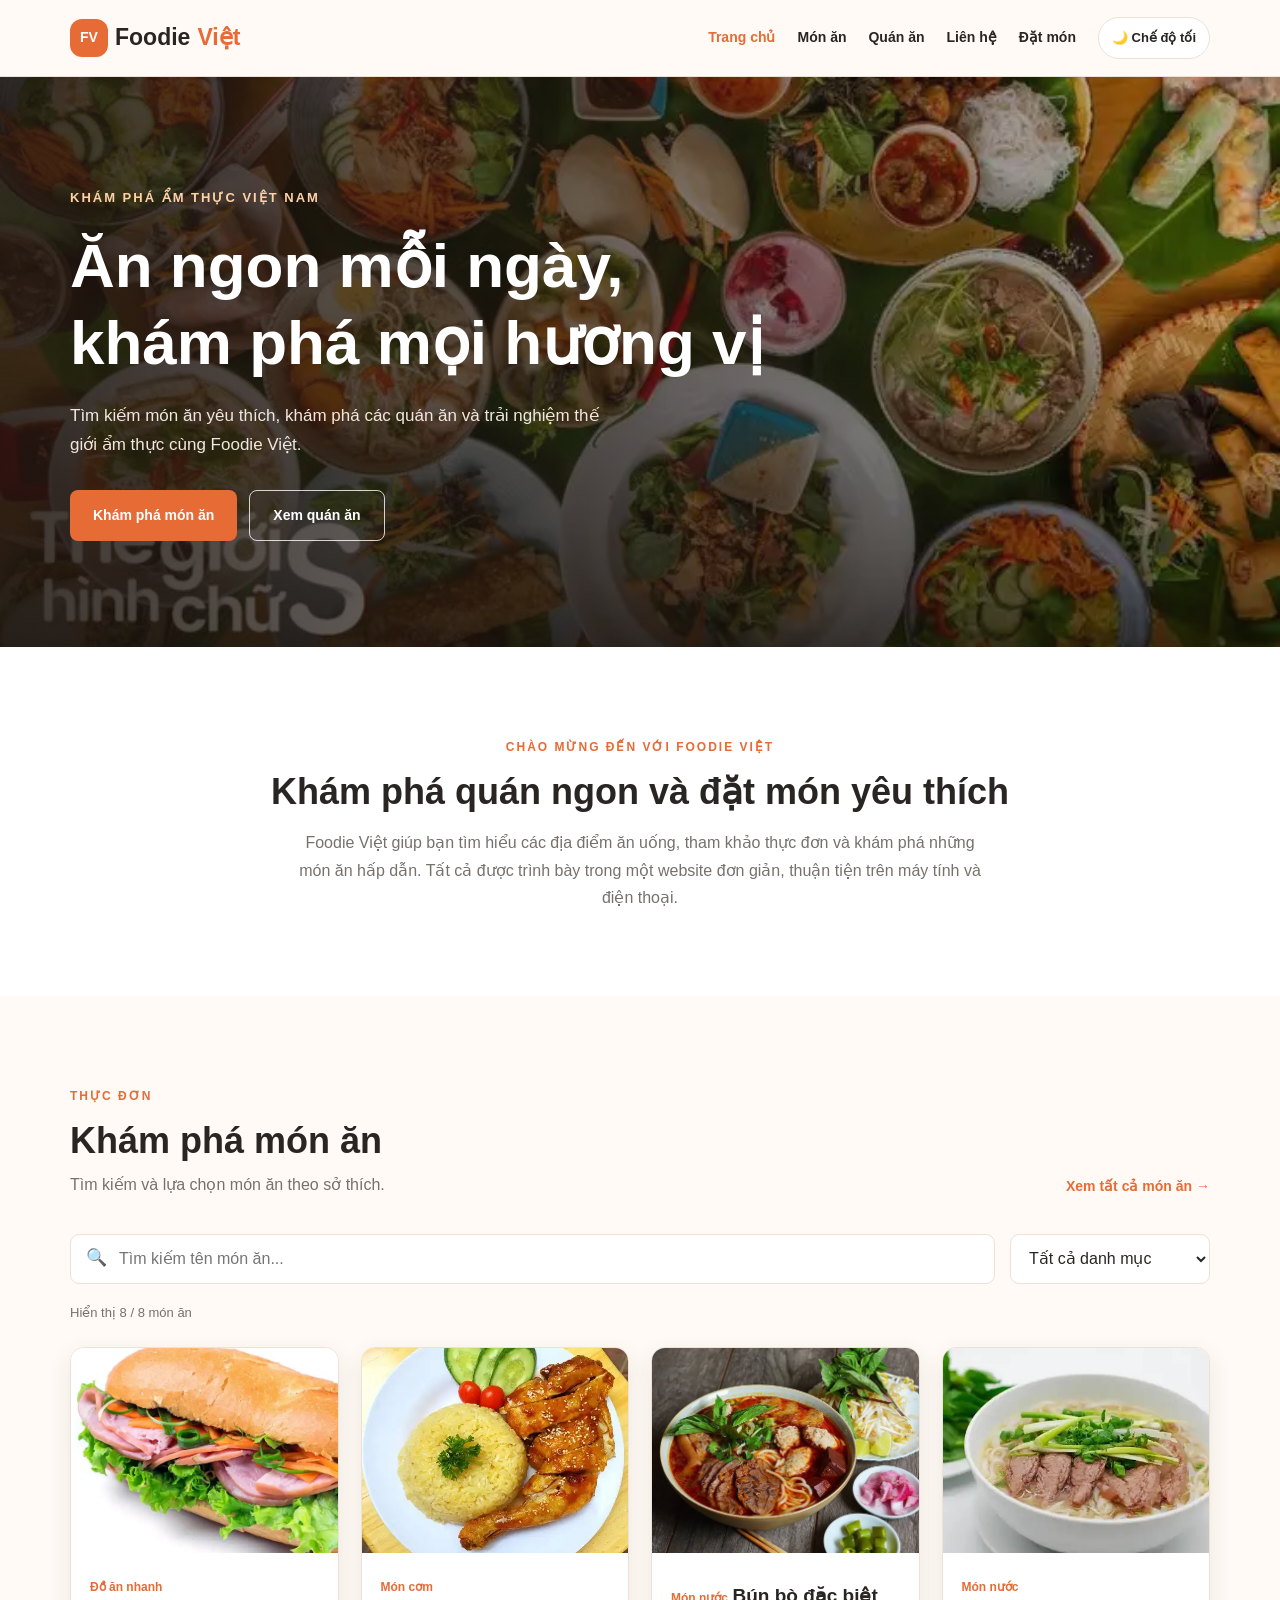
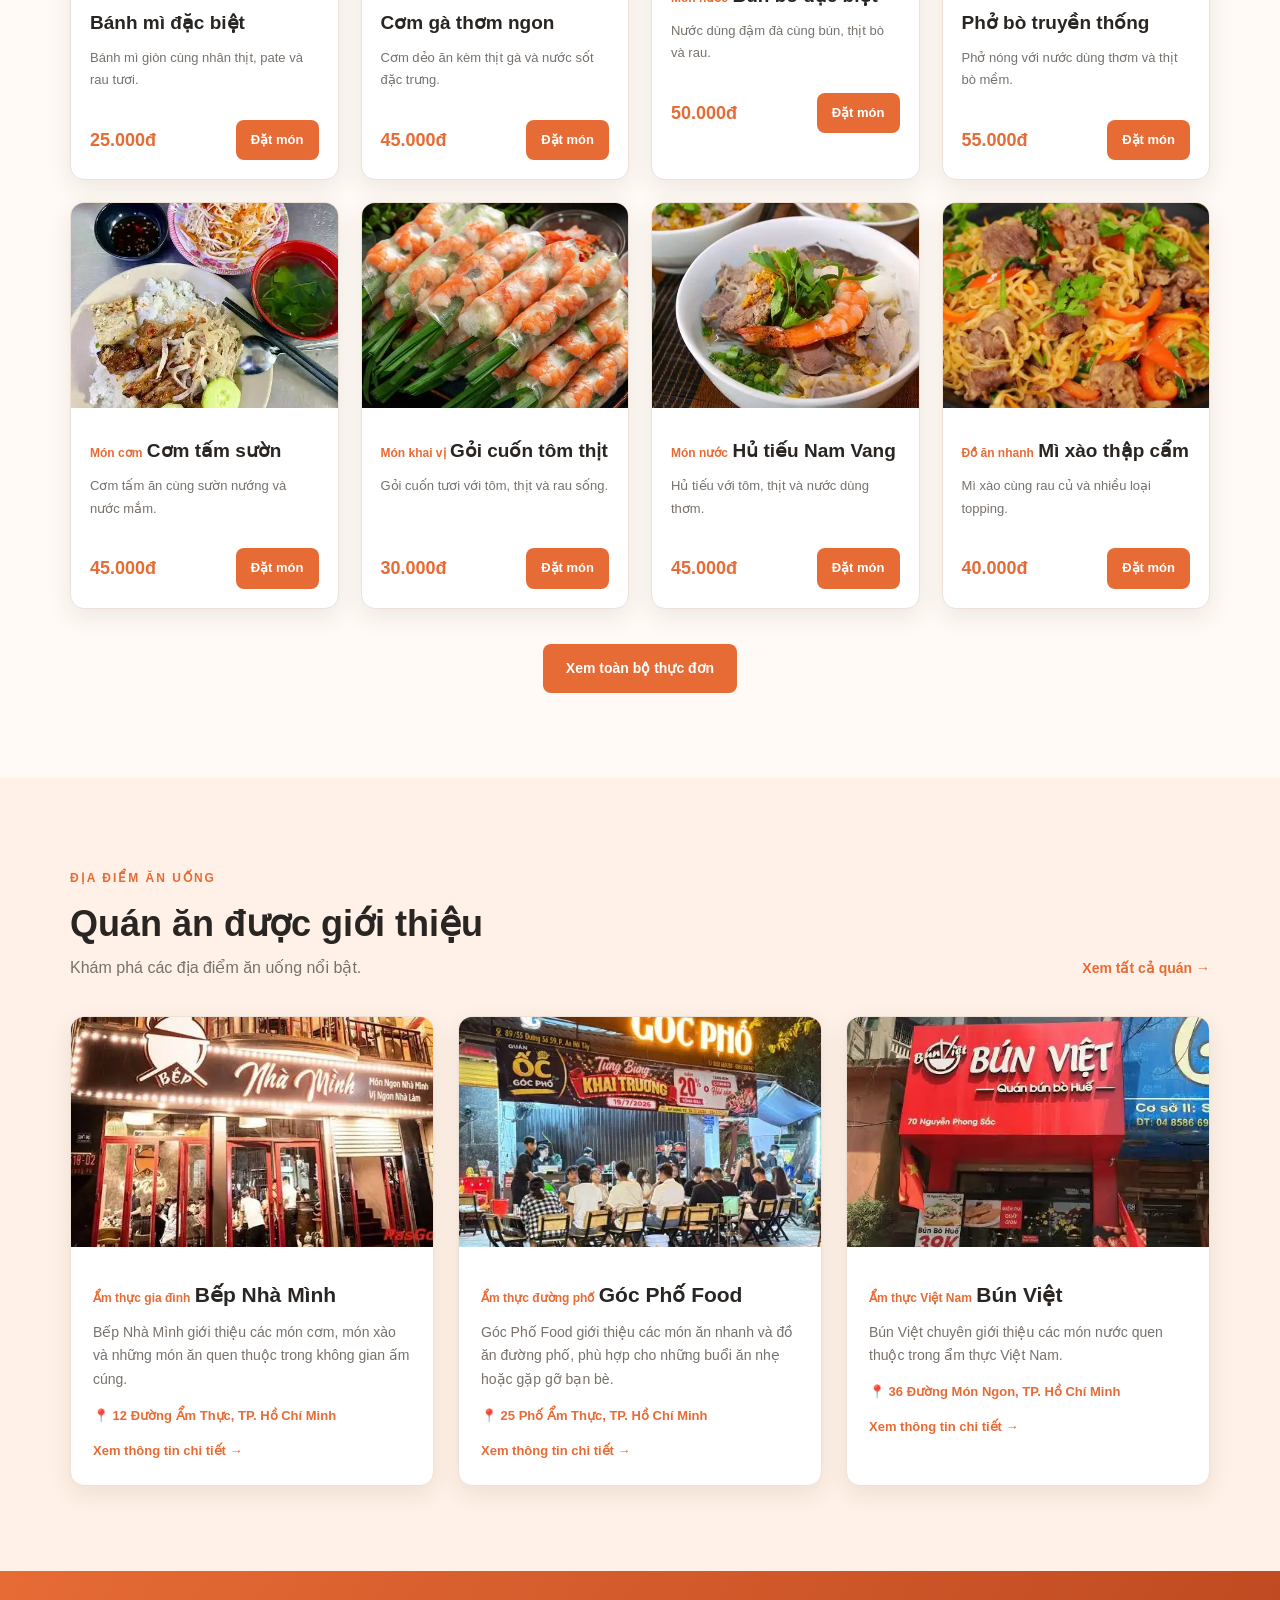
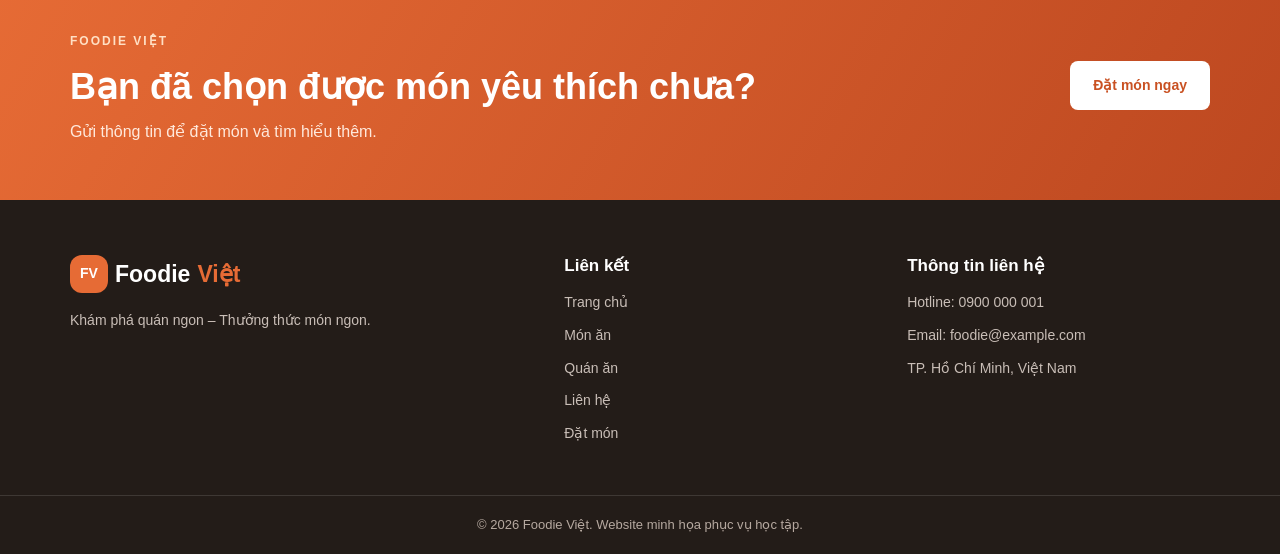
<file: index.html>
<!DOCTYPE html>
<html lang="vi">

<head>
    <meta charset="UTF-8">
    <meta name="viewport" content="width=device-width, initial-scale=1.0">

    <title>Foodie Việt | Khám phá quán ăn và món ngon</title>

    <meta name="description"
          content="Foodie Việt - Khám phá các quán ăn, tìm kiếm món ngon, xem thực đơn và gửi yêu cầu đặt món dễ dàng.">

    <meta name="keywords"
          content="Foodie Việt, quán ăn, món ngon, ẩm thực Việt Nam, đặt món">

    <meta name="author" content="Foodie Việt">

    <meta name="robots" content="index, follow">

    <meta name="theme-color" content="#e66b35">

    <!-- FAVICON -->
    <link rel="icon"
          type="image/svg+xml"
          href="assets/img/favicon.svg">

    <!-- OPEN GRAPH -->
    <meta property="og:type" content="website">

    <meta property="og:title"
          content="Foodie Việt | Khám phá quán ăn và món ngon">

    <meta property="og:description"
          content="Khám phá các quán ăn, thực đơn và món ngon tại Foodie Việt.">

    <meta property="og:image"
          content="https://YOUR-USERNAME.github.io/RWD_Lab5_MiniSite/assets/img/optimized/1.webp">

    <meta property="og:image:alt"
          content="Ẩm thực Foodie Việt">

    <meta property="og:url"
          content="https://YOUR-USERNAME.github.io/RWD_Lab5_MiniSite/">

    <!-- TWITTER CARD -->
    <meta name="twitter:card" content="summary_large_image">

    <link rel="stylesheet" href="assets/css/styles.css">

    <script src="assets/js/app.js" defer></script>
</head>

<body>

<header class="header">
    <div class="container navbar">
        <a href="index.html" class="logo">
            <span class="logo-icon">FV</span>
            Foodie <span>Việt</span>
        </a>

        <button class="menu-toggle" id="menuToggle"
                aria-label="Mở menu" aria-expanded="false">☰</button>

        <nav class="nav-links" id="navLinks">
            <a href="index.html" class="active">Trang chủ</a>
            <a href="pages/products.html">Món ăn</a>
            <a href="pages/about.html">Quán ăn</a>
            <a href="pages/contact.html">Liên hệ</a>
            <a href="pages/order.html">Đặt món</a>
            <button class="theme-toggle" id="themeToggle">🌙 Chế độ tối</button>
        </nav>
    </div>
</header>

<main>

    <section class="hero">
        <picture class="hero-picture">
            <source srcset="assets/img/optimized/1.webp" type="image/webp">
            <img src="assets/img/original/1.jpg"
                 alt="Ẩm thực Foodie Việt" class="hero-image">
        </picture>

        <div class="hero-overlay"></div>

        <div class="container hero-content">
            <span class="hero-label">KHÁM PHÁ ẨM THỰC VIỆT NAM</span>
            <h1>Ăn ngon mỗi ngày,<br>khám phá mọi hương vị</h1>
            <p>
                Tìm kiếm món ăn yêu thích, khám phá các quán ăn
                và trải nghiệm thế giới ẩm thực cùng Foodie Việt.
            </p>

            <div class="hero-buttons">
                <a href="#mon-an" class="btn btn-primary">Khám phá món ăn</a>
                <a href="pages/about.html" class="btn btn-outline">Xem quán ăn</a>
            </div>
        </div>
    </section>

    <section class="section intro">
        <div class="container intro-content">
            <span class="section-label">CHÀO MỪNG ĐẾN VỚI FOODIE VIỆT</span>
            <h2>Khám phá quán ngon và đặt món yêu thích</h2>
            <p>
                Foodie Việt giúp bạn tìm hiểu các địa điểm ăn uống,
                tham khảo thực đơn và khám phá những món ăn hấp dẫn.
                Tất cả được trình bày trong một website đơn giản,
                thuận tiện trên máy tính và điện thoại.
            </p>
        </div>
    </section>

    <!-- TÌM KIẾM VÀ LỌC SẢN PHẨM -->
    <section class="section products-section" id="mon-an">
        <div class="container">

            <div class="section-heading">
                <div>
                    <span class="section-label">THỰC ĐƠN</span>
                    <h2>Khám phá món ăn</h2>
                    <p>Tìm kiếm và lựa chọn món ăn theo sở thích.</p>
                </div>

                <a href="pages/products.html" class="text-link">
                    Xem tất cả món ăn →
                </a>
            </div>

            <div class="filter-bar">
                <div class="search-box">
                    <span>🔍</span>
                    <input type="search" id="productSearch"
                           placeholder="Tìm kiếm tên món ăn...">
                </div>

                <select id="categoryFilter" aria-label="Lọc danh mục">
                    <option value="all">Tất cả danh mục</option>
                    <option value="do-an-nhanh">Đồ ăn nhanh</option>
                    <option value="mon-com">Món cơm</option>
                    <option value="mon-nuoc">Món nước</option>
                    <option value="mon-khai-vi">Món khai vị</option>
                </select>
            </div>

            <p class="result-count" id="productCount" aria-live="polite"></p>

            <!-- JAVASCRIPT RENDER SẢN PHẨM -->
            <div class="product-grid" id="productGrid"></div>

            <div class="view-all">
                <a href="pages/products.html" class="btn btn-primary">
                    Xem toàn bộ thực đơn
                </a>
            </div>

        </div>
    </section>

    <!-- QUÁN ĂN -->
    <section class="section restaurants-section">
        <div class="container">

            <div class="section-heading">
                <div>
                    <span class="section-label">ĐỊA ĐIỂM ĂN UỐNG</span>
                    <h2>Quán ăn được giới thiệu</h2>
                    <p>Khám phá các địa điểm ăn uống nổi bật.</p>
                </div>

                <a href="pages/about.html" class="text-link">
                    Xem tất cả quán →
                </a>
            </div>

            <div class="restaurant-grid" id="restaurantGrid"></div>

        </div>
    </section>

    <section class="cta-section">
        <div class="container cta-content">
            <div>
                <span class="section-label">FOODIE VIỆT</span>
                <h2>Bạn đã chọn được món yêu thích chưa?</h2>
                <p>Gửi thông tin để đặt món và tìm hiểu thêm.</p>
            </div>
            <a href="pages/order.html" class="btn btn-light">Đặt món ngay</a>
        </div>
    </section>

</main>

<footer class="footer">
    <div class="container footer-content">

        <div>
            <a href="index.html" class="logo footer-logo">
                <span class="logo-icon">FV</span>
                Foodie <span>Việt</span>
            </a>
            <p>Khám phá quán ngon – Thưởng thức món ngon.</p>
        </div>

        <div>
            <h3>Liên kết</h3>
            <a href="index.html">Trang chủ</a>
            <a href="pages/products.html">Món ăn</a>
            <a href="pages/about.html">Quán ăn</a>
            <a href="pages/contact.html">Liên hệ</a>
            <a href="pages/order.html">Đặt món</a>
        </div>

        <div>
            <h3>Thông tin liên hệ</h3>
            <p>Hotline: 0900 000 001</p>
            <p>Email: foodie@example.com</p>
            <p>TP. Hồ Chí Minh, Việt Nam</p>
        </div>

    </div>

    <div class="copyright">
        © <span class="current-year">2026</span>
        Foodie Việt. Website minh họa phục vụ học tập.
    </div>
</footer>

<button id="backToTop" class="back-to-top"
        aria-label="Quay lại đầu trang" title="Quay lại đầu trang">↑</button>

</body>
</html>
</file>
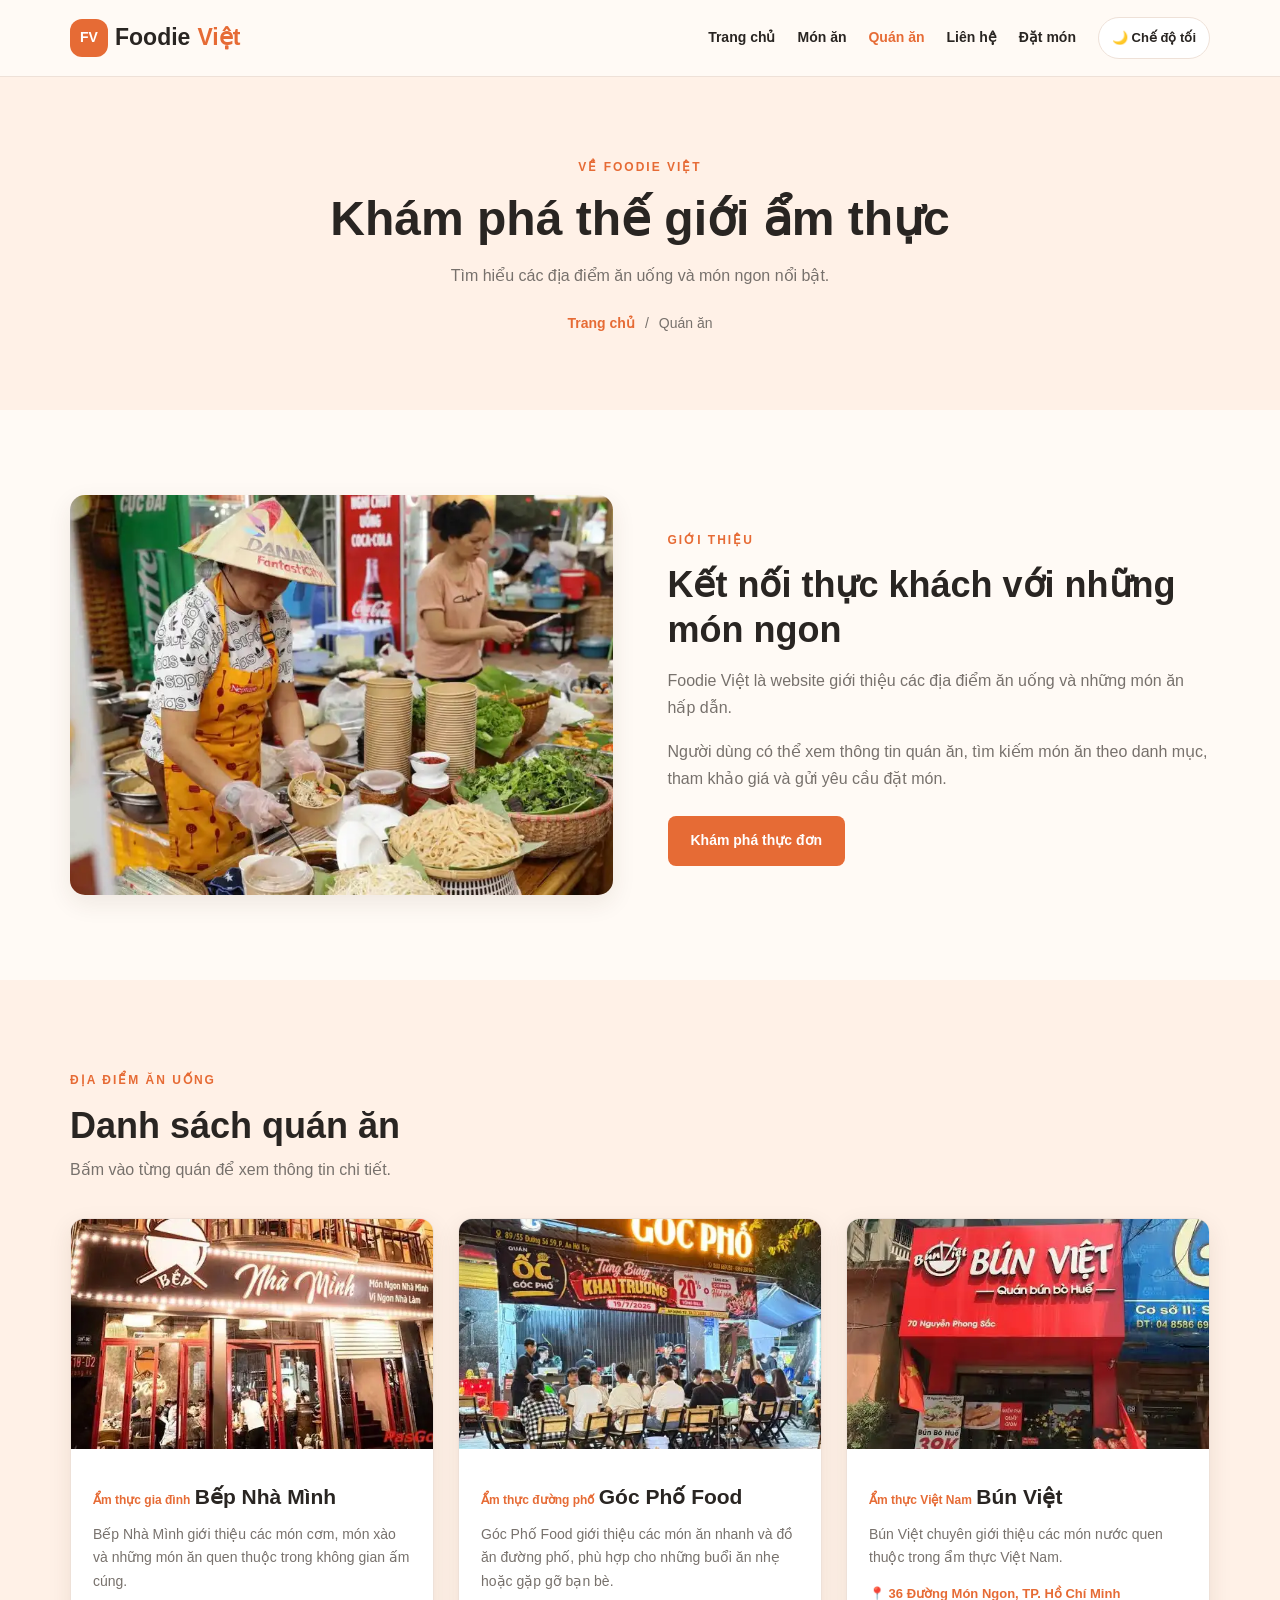
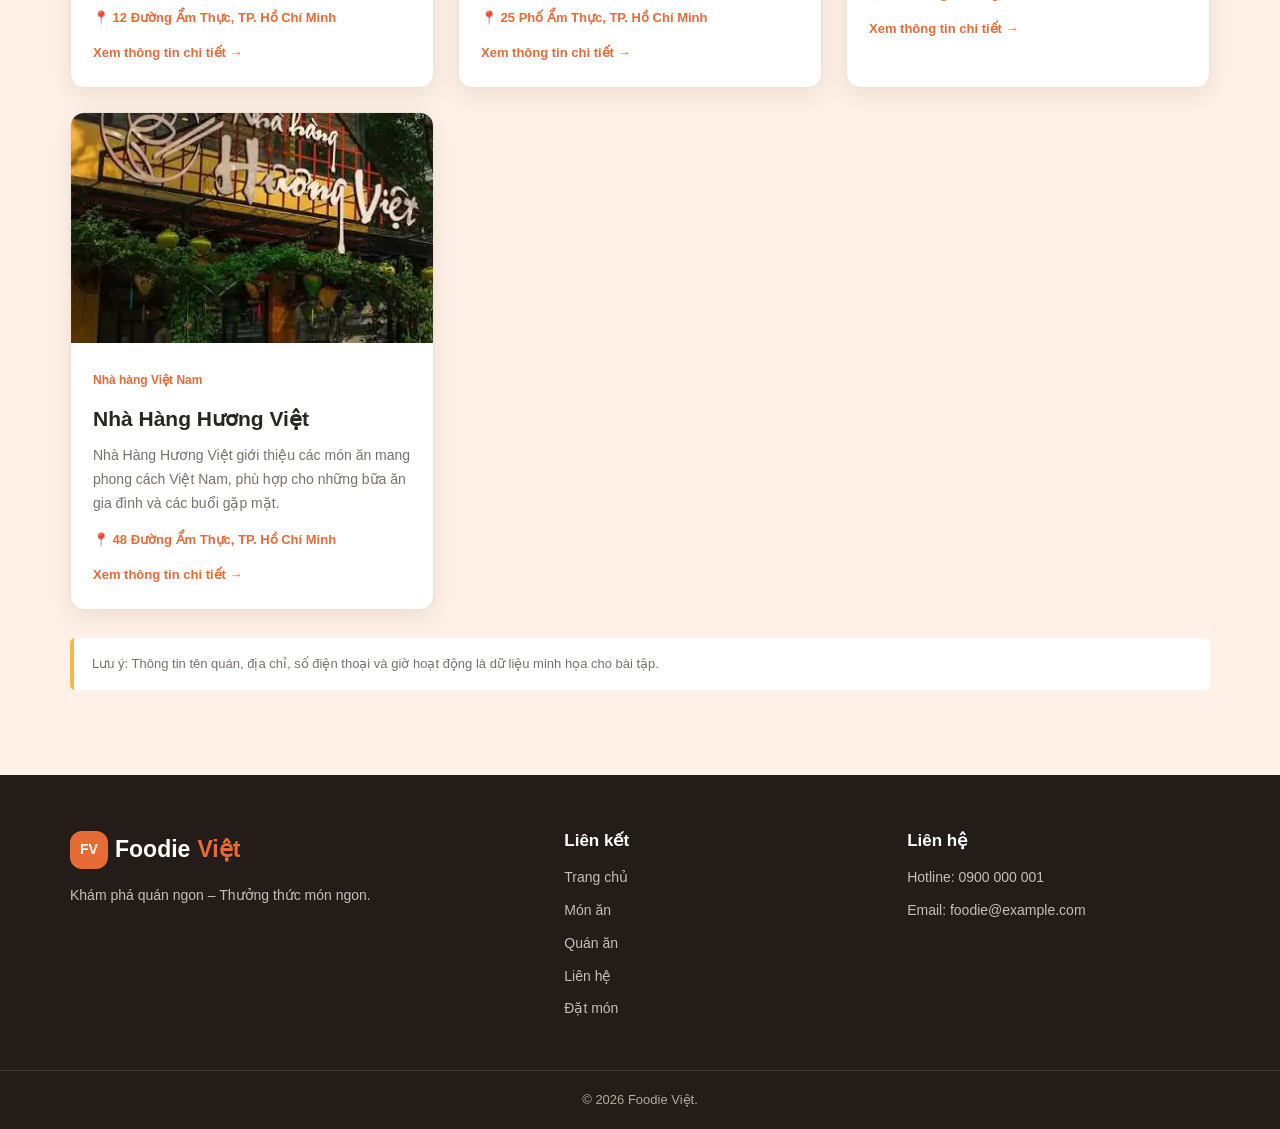
<file: pages/about.html>
<!DOCTYPE html>
<html lang="vi">
<head>
    <meta charset="UTF-8">
    <meta name="viewport" content="width=device-width, initial-scale=1.0">
    <title>Quán ăn - Foodie Việt</title>
    <link rel="stylesheet" href="../assets/css/styles.css">
    <script src="../assets/js/app.js" defer></script>
    <title>Foodie Việt | Khám phá quán ăn</title>
    <meta name="description" content="Tìm hiểu thông tin các quán ăn, địa chỉ, giờ mở cửa, số điện thoại và những món đặc trưng tại Foodie Việt.">
    <link rel="icon" type="image/svg+xml" href="../assets/img/favicon.svg">
    <meta property="og:type" content="website">
    <meta property="og:title" content="Khám phá quán ăn - Foodie Việt">
    <meta property="og:description" content="Khám phá những địa điểm ăn uống và quán ăn được giới thiệu tại Foodie Việt.">
    <meta property="og:image" content="https://YOUR-USERNAME.github.io/RWD_Lab5_MiniSite/assets/img/optimized/1.webp">
    <meta property="og:url" content="https://YOUR-USERNAME.github.io/RWD_Lab5_MiniSite/pages/about.html">
    <meta name="twitter:card" content="summary_large_image">
</head>
<body>

<header class="header">
    <div class="container navbar">
        <a href="../index.html" class="logo">
            <span class="logo-icon">FV</span>
            Foodie <span>Việt</span>
        </a>

        <button class="menu-toggle" id="menuToggle"
                aria-label="Mở menu" aria-expanded="false">☰</button>

        <nav class="nav-links" id="navLinks">
            <a href="../index.html">Trang chủ</a>
            <a href="products.html">Món ăn</a>
            <a href="about.html" class="active">Quán ăn</a>
            <a href="contact.html">Liên hệ</a>
            <a href="order.html">Đặt món</a>
            <button class="theme-toggle" id="themeToggle">🌙 Chế độ tối</button>
        </nav>
    </div>
</header>

<main>

    <section class="page-banner">
        <div class="container">
            <span class="section-label">VỀ FOODIE VIỆT</span>
            <h1>Khám phá thế giới ẩm thực</h1>
            <p>Tìm hiểu các địa điểm ăn uống và món ngon nổi bật.</p>

            <div class="breadcrumb">
                <a href="../index.html">Trang chủ</a>
                <span>/</span>
                <span>Quán ăn</span>
            </div>
        </div>
    </section>

    <section class="section">
        <div class="container about-layout">

            <div class="about-image">
                <picture>
                    <source srcset="../assets/img/optimized/9.webp"
                            type="image/webp">

                    <img src="../assets/img/original/9.jpg"
                        alt="Không gian ẩm thực Foodie Việt">
                </picture>
            </div>

            <div class="about-text">
                <span class="section-label">GIỚI THIỆU</span>
                <h2>Kết nối thực khách với những món ngon</h2>

                <p>
                    Foodie Việt là website giới thiệu các địa điểm
                    ăn uống và những món ăn hấp dẫn.
                </p>

                <p>
                    Người dùng có thể xem thông tin quán ăn,
                    tìm kiếm món ăn theo danh mục, tham khảo giá
                    và gửi yêu cầu đặt món.
                </p>

                <a href="products.html" class="btn btn-primary">
                    Khám phá thực đơn
                </a>
            </div>

        </div>
    </section>

    <section class="section restaurants-section">
        <div class="container">

            <div class="section-heading">
                <div>
                    <span class="section-label">ĐỊA ĐIỂM ĂN UỐNG</span>
                    <h2>Danh sách quán ăn</h2>
                    <p>Bấm vào từng quán để xem thông tin chi tiết.</p>
                </div>
            </div>

            <div class="restaurant-grid" id="restaurantGrid"></div>

            <p class="demo-note">
                Lưu ý: Thông tin tên quán, địa chỉ, số điện thoại
                và giờ hoạt động là dữ liệu minh họa cho bài tập.
            </p>

        </div>
    </section>

</main>

<footer class="footer">
    <div class="container footer-content">
        <div>
            <a href="../index.html" class="logo footer-logo">
                <span class="logo-icon">FV</span>
                Foodie <span>Việt</span>
            </a>
            <p>Khám phá quán ngon – Thưởng thức món ngon.</p>
        </div>

        <div>
            <h3>Liên kết</h3>
            <a href="../index.html">Trang chủ</a>
            <a href="products.html">Món ăn</a>
            <a href="about.html">Quán ăn</a>
            <a href="contact.html">Liên hệ</a>
            <a href="order.html">Đặt món</a>
        </div>

        <div>
            <h3>Liên hệ</h3>
            <p>Hotline: 0900 000 001</p>
            <p>Email: foodie@example.com</p>
        </div>
    </div>

    <div class="copyright">
        © <span class="current-year">2026</span> Foodie Việt.
    </div>
</footer>

<button id="backToTop" class="back-to-top"
        aria-label="Quay lại đầu trang" title="Quay lại đầu trang">↑</button>

</body>
</html>
</file>
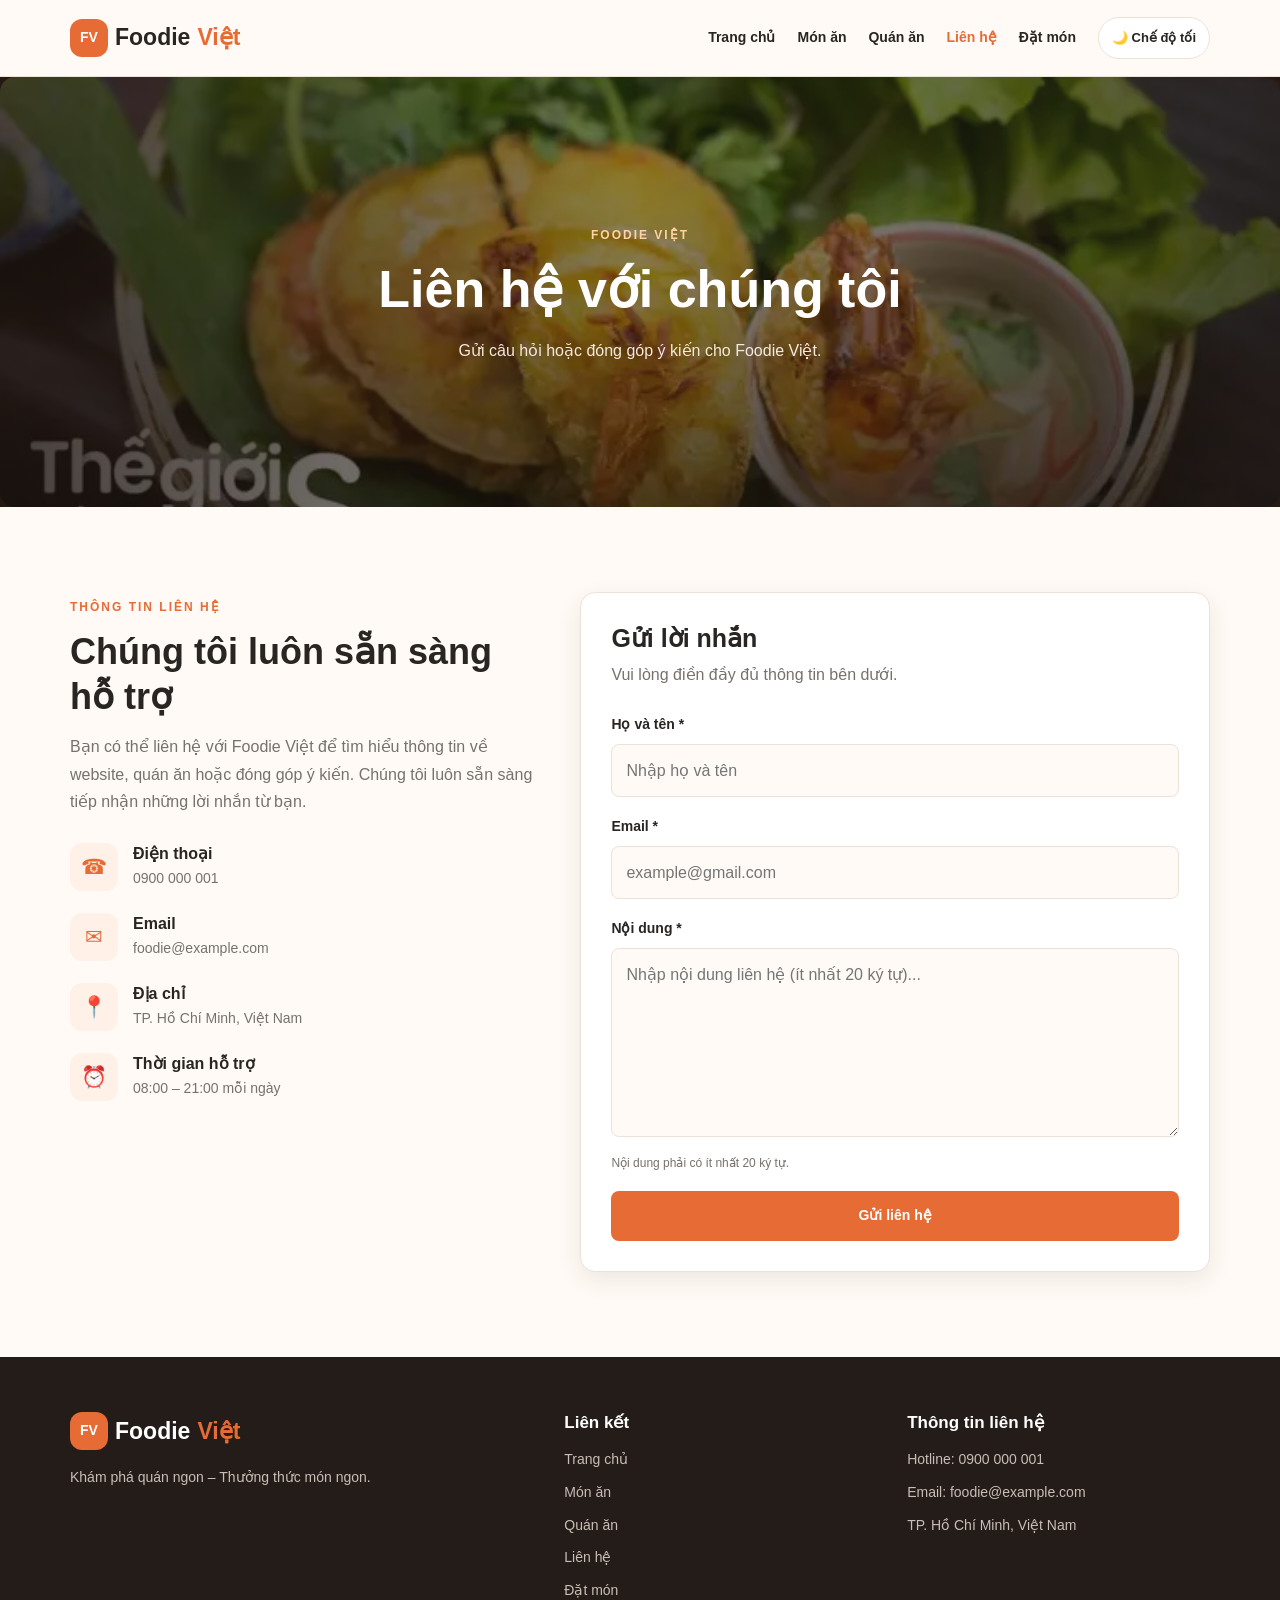
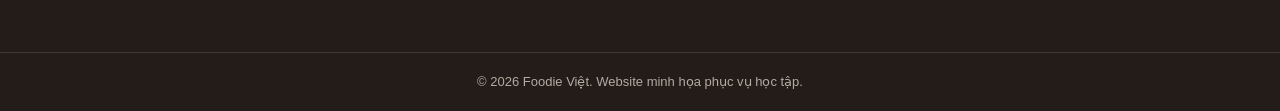
<file: pages/contact.html>
<!DOCTYPE html>
<html lang="vi">
<head>
    <meta charset="UTF-8">
    <meta name="viewport" content="width=device-width, initial-scale=1.0">
    <title>Liên hệ - Foodie Việt</title>

    <link rel="stylesheet" href="../assets/css/styles.css">
    <script src="../assets/js/app.js" defer></script>
    <title>Liên hệ - Foodie Việt</title>
    <meta name="description" content="Liên hệ Foodie Việt để gửi câu hỏi, góp ý và tìm hiểu thêm thông tin về các quán ăn và món ngon.">
    <link rel="icon" type="image/svg+xml" href="../assets/img/favicon.svg">
    <meta property="og:type" content="website">
    <meta property="og:title" content="Liên hệ - Foodie Việt">
    <meta property="og:description" content="Gửi câu hỏi và đóng góp ý kiến cho Foodie Việt.">
    <meta property="og:image" content="https://YOUR-USERNAME.github.io/RWD_Lab5_MiniSite/assets/img/optimized/10.webp">
    <meta property="og:url" content="https://YOUR-USERNAME.github.io/RWD_Lab5_MiniSite/pages/contact.html">
    <meta name="twitter:card" content="summary_large_image">
</head>

<body>

    <!-- HEADER -->
    <header class="header">
        <div class="container navbar">

            <a href="../index.html" class="logo">
                <span class="logo-icon">FV</span>
                Foodie <span>Việt</span>
            </a>

            <button class="menu-toggle" id="menuToggle"
                    aria-label="Mở menu" aria-expanded="false">
                ☰
            </button>

            <nav class="nav-links" id="navLinks">
                <a href="../index.html">Trang chủ</a>
                <a href="products.html">Món ăn</a>
                <a href="about.html">Quán ăn</a>
                <a href="contact.html" class="active">Liên hệ</a>
                <a href="order.html">Đặt món</a>

                <button class="theme-toggle" id="themeToggle">
                    🌙 Chế độ tối
                </button>
            </nav>

        </div>
    </header>


    <main>

        <!-- BANNER BACKGROUND -->
        <section class="contact-page-banner">

            <picture class="contact-banner-picture">
                <source
                    srcset="../assets/img/optimized/10.webp"
                    type="image/webp">

                <img
                    src="../assets/img/original/10.jpg"
                    alt="Ẩm thực Foodie Việt">
            </picture>

            <div class="contact-banner-overlay"></div>

            <div class="container contact-page-banner-content">

                <span class="section-label">FOODIE VIỆT</span>

                <h1>Liên hệ với chúng tôi</h1>

                <p>
                    Gửi câu hỏi hoặc đóng góp ý kiến cho Foodie Việt.
                </p>

            </div>

        </section>


        <!-- CONTACT INFORMATION AND FORM -->
        <section class="section">

            <div class="container contact-layout">

                <!-- THÔNG TIN LIÊN HỆ -->
                <div class="contact-information">

                    <span class="section-label">
                        THÔNG TIN LIÊN HỆ
                    </span>

                    <h2>Chúng tôi luôn sẵn sàng hỗ trợ</h2>

                    <p>
                        Bạn có thể liên hệ với Foodie Việt để tìm hiểu
                        thông tin về website, quán ăn hoặc đóng góp ý kiến.
                        Chúng tôi luôn sẵn sàng tiếp nhận những lời nhắn từ bạn.
                    </p>


                    <div class="contact-item">

                        <span class="contact-icon">☎</span>

                        <div>
                            <h3>Điện thoại</h3>
                            <p>0900 000 001</p>
                        </div>

                    </div>


                    <div class="contact-item">

                        <span class="contact-icon">✉</span>

                        <div>
                            <h3>Email</h3>
                            <p>foodie@example.com</p>
                        </div>

                    </div>


                    <div class="contact-item">

                        <span class="contact-icon">📍</span>

                        <div>
                            <h3>Địa chỉ</h3>
                            <p>TP. Hồ Chí Minh, Việt Nam</p>
                        </div>

                    </div>


                    <div class="contact-item">

                        <span class="contact-icon">⏰</span>

                        <div>
                            <h3>Thời gian hỗ trợ</h3>
                            <p>08:00 – 21:00 mỗi ngày</p>
                        </div>

                    </div>

                </div>


                <!-- FORM LIÊN HỆ -->
                <div class="contact-form-wrapper">

                    <h2>Gửi lời nhắn</h2>

                    <p class="form-description">
                        Vui lòng điền đầy đủ thông tin bên dưới.
                    </p>


                    <form id="contactMessageForm">

                        <!-- HỌ TÊN -->
                        <div class="form-group">

                            <label for="contactName">
                                Họ và tên *
                            </label>

                            <input
                                type="text"
                                id="contactName"
                                name="name"
                                placeholder="Nhập họ và tên"
                                autocomplete="name"
                                required>

                        </div>


                        <!-- EMAIL -->
                        <div class="form-group">

                            <label for="contactEmail">
                                Email *
                            </label>

                            <input
                                type="email"
                                id="contactEmail"
                                name="email"
                                placeholder="example@gmail.com"
                                autocomplete="email"
                                required>

                        </div>


                        <!-- NỘI DUNG -->
                        <div class="form-group">

                            <label for="contactMessage">
                                Nội dung *
                            </label>

                            <textarea
                                id="contactMessage"
                                name="message"
                                rows="6"
                                minlength="20"
                                maxlength="2000"
                                placeholder="Nhập nội dung liên hệ (ít nhất 20 ký tự)..."
                                required></textarea>

                            <small class="form-hint">
                                Nội dung phải có ít nhất 20 ký tự.
                            </small>

                        </div>


                        <!-- NÚT GỬI -->
                        <button type="submit"
                                class="btn btn-primary form-submit">
                            Gửi liên hệ
                        </button>


                        <!-- THÔNG BÁO KẾT QUẢ -->
                        <p
                            id="contactSuccess"
                            class="form-status"
                            role="status"
                            aria-live="polite">
                        </p>

                    </form>

                </div>

            </div>

        </section>

    </main>


    <!-- FOOTER -->
    <footer class="footer">

        <div class="container footer-content">

            <div>

                <a href="../index.html" class="logo footer-logo">
                    <span class="logo-icon">FV</span>
                    Foodie <span>Việt</span>
                </a>

                <p>
                    Khám phá quán ngon – Thưởng thức món ngon.
                </p>

            </div>


            <div>

                <h3>Liên kết</h3>

                <a href="../index.html">Trang chủ</a>
                <a href="products.html">Món ăn</a>
                <a href="about.html">Quán ăn</a>
                <a href="contact.html">Liên hệ</a>
                <a href="order.html">Đặt món</a>

            </div>


            <div>

                <h3>Thông tin liên hệ</h3>

                <p>Hotline: 0900 000 001</p>
                <p>Email: foodie@example.com</p>
                <p>TP. Hồ Chí Minh, Việt Nam</p>

            </div>

        </div>


        <div class="copyright">
            © <span class="current-year">2026</span>
            Foodie Việt. Website minh họa phục vụ học tập.
        </div>

    </footer>


    <!-- BACK TO TOP -->
    <button
        id="backToTop"
        class="back-to-top"
        aria-label="Quay lại đầu trang"
        title="Quay lại đầu trang">
        ↑
    </button>

</body>
</html>
</file>
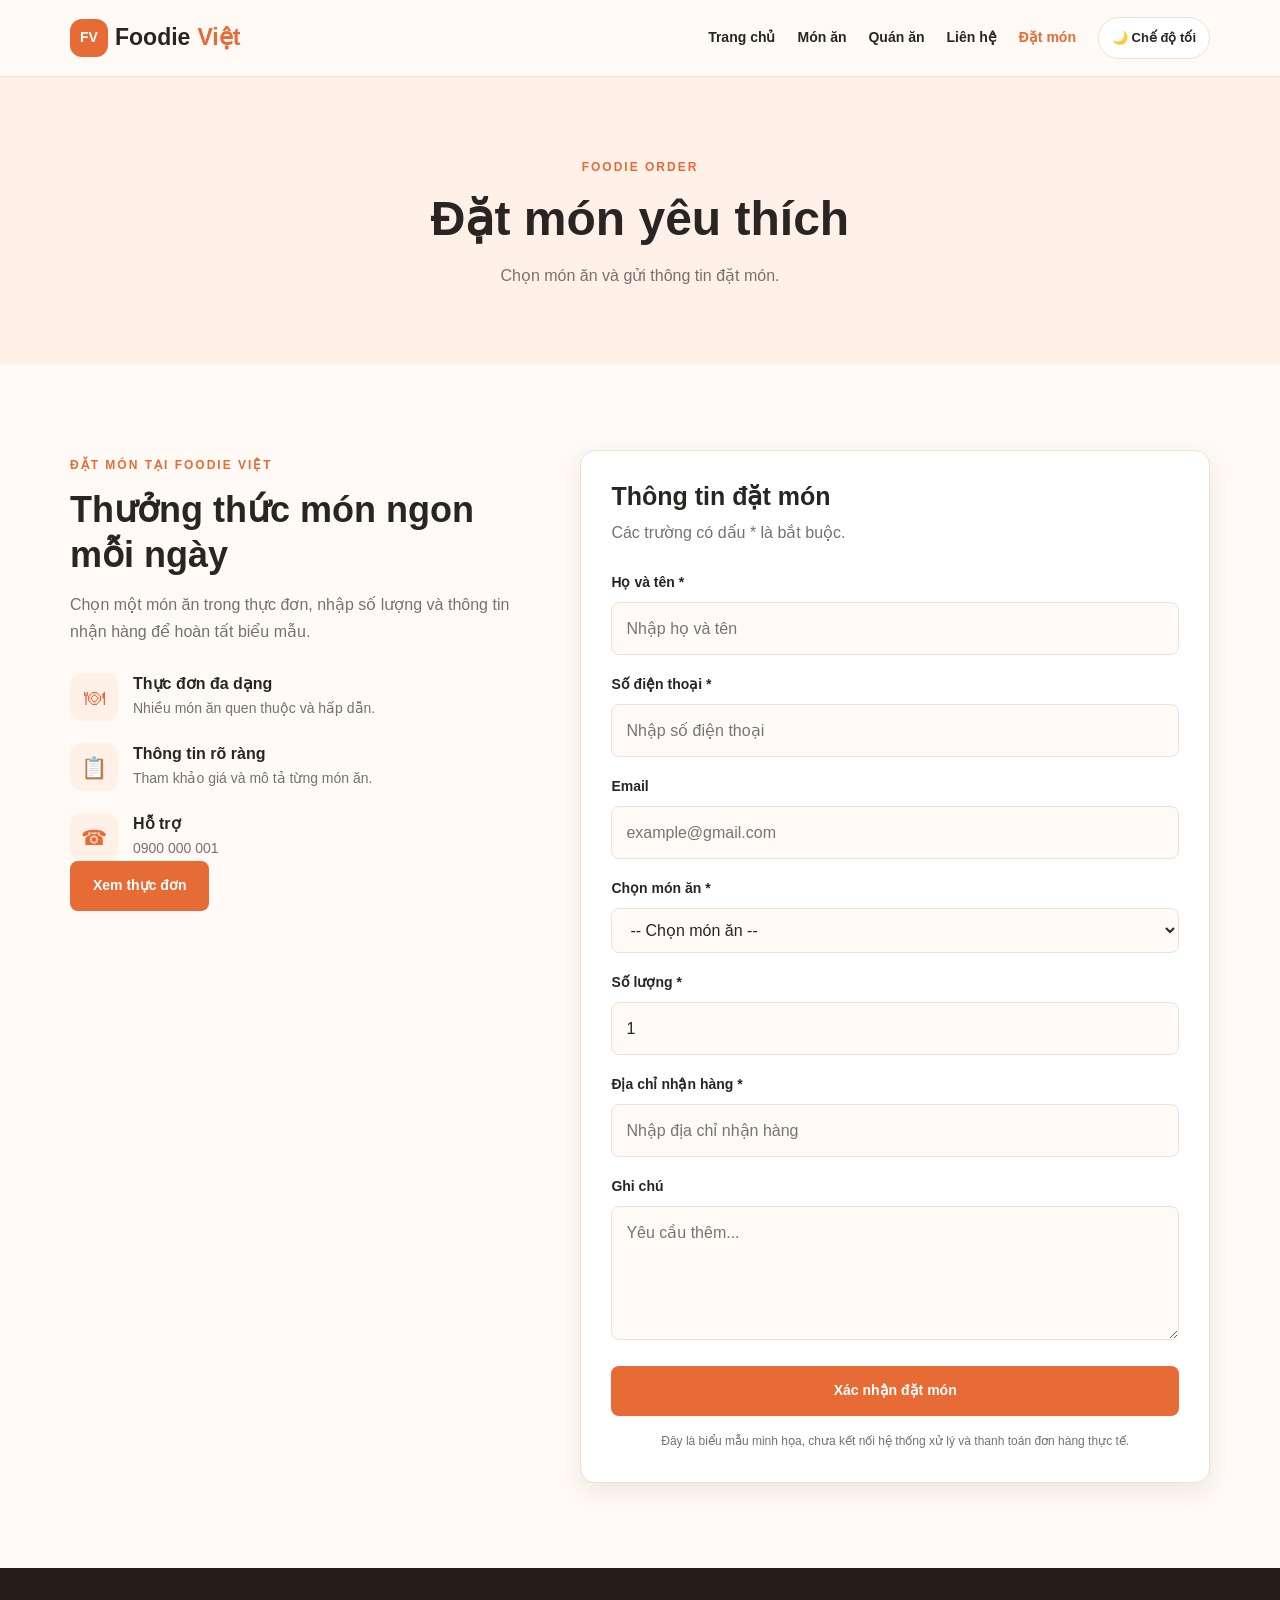
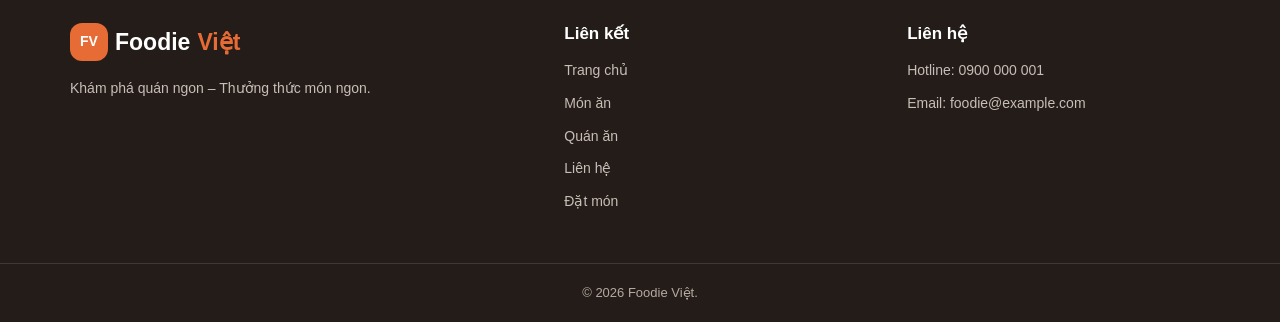
<file: pages/order.html>
<!DOCTYPE html>
<html lang="vi">
<head>
    <meta charset="UTF-8">
    <meta name="viewport" content="width=device-width, initial-scale=1.0">
    <title>Đặt món - Foodie Việt</title>
    <link rel="stylesheet" href="../assets/css/styles.css">
    <script src="../assets/js/app.js" defer></script>
    <title>Đặt món - Foodie Việt</title>
    <meta name="description" content="Tham khảo thực đơn, lựa chọn món ăn yêu thích và gửi thông tin đặt món tại Foodie Việt.">
    <link rel="icon" type="image/svg+xml" href="../assets/img/favicon.svg">
    <meta property="og:type" content="website">
    <meta property="og:title" content="Đặt món - Foodie Việt">
    <meta property="og:description" content="Lựa chọn món ăn yêu thích và gửi yêu cầu đặt món.">
    <meta property="og:image" content="https://YOUR-USERNAME.github.io/RWD_Lab5_MiniSite/assets/img/optimized/1.webp">
    <meta property="og:url" content="https://YOUR-USERNAME.github.io/RWD_Lab5_MiniSite/pages/order.html">
    <meta name="twitter:card" content="summary_large_image">
</head>
<body>

<header class="header">
    <div class="container navbar">
        <a href="../index.html" class="logo">
            <span class="logo-icon">FV</span>
            Foodie <span>Việt</span>
        </a>

        <button class="menu-toggle" id="menuToggle"
                aria-label="Mở menu" aria-expanded="false">☰</button>

        <nav class="nav-links" id="navLinks">
            <a href="../index.html">Trang chủ</a>
            <a href="products.html">Món ăn</a>
            <a href="about.html">Quán ăn</a>
            <a href="contact.html">Liên hệ</a>
            <a href="order.html" class="active">Đặt món</a>
            <button class="theme-toggle" id="themeToggle">🌙 Chế độ tối</button>
        </nav>
    </div>
</header>

<main>

    <section class="page-banner">
        <div class="container">
            <span class="section-label">FOODIE ORDER</span>
            <h1>Đặt món yêu thích</h1>
            <p>Chọn món ăn và gửi thông tin đặt món.</p>
        </div>
    </section>

    <section class="section">
        <div class="container contact-layout">

            <div class="contact-information">
                <span class="section-label">ĐẶT MÓN TẠI FOODIE VIỆT</span>
                <h2>Thưởng thức món ngon mỗi ngày</h2>

                <p>
                    Chọn một món ăn trong thực đơn, nhập số lượng
                    và thông tin nhận hàng để hoàn tất biểu mẫu.
                </p>

                <div class="contact-item">
                    <span class="contact-icon">🍽</span>
                    <div>
                        <h3>Thực đơn đa dạng</h3>
                        <p>Nhiều món ăn quen thuộc và hấp dẫn.</p>
                    </div>
                </div>

                <div class="contact-item">
                    <span class="contact-icon">📋</span>
                    <div>
                        <h3>Thông tin rõ ràng</h3>
                        <p>Tham khảo giá và mô tả từng món ăn.</p>
                    </div>
                </div>

                <div class="contact-item">
                    <span class="contact-icon">☎</span>
                    <div>
                        <h3>Hỗ trợ</h3>
                        <p>0900 000 001</p>
                    </div>
                </div>

                <a href="products.html" class="btn btn-primary">
                    Xem thực đơn
                </a>
            </div>

            <div class="contact-form-wrapper">
                <h2>Thông tin đặt món</h2>
                <p class="form-description">
                    Các trường có dấu * là bắt buộc.
                </p>

                <form id="orderForm">

                    <div class="form-group">
                        <label for="orderName">Họ và tên *</label>
                        <input type="text" id="orderName"
                               placeholder="Nhập họ và tên" required>
                    </div>

                    <div class="form-group">
                        <label for="orderPhone">Số điện thoại *</label>
                        <input type="tel" id="orderPhone"
                               placeholder="Nhập số điện thoại"
                               pattern="[0-9]{9,11}" required>
                    </div>

                    <div class="form-group">
                        <label for="orderEmail">Email</label>
                        <input type="email" id="orderEmail"
                               placeholder="example@gmail.com">
                    </div>

                    <div class="form-group">
                        <label for="orderDish">Chọn món ăn *</label>
                        <select id="orderDish" required>
                            <option value="">-- Chọn món ăn --</option>
                        </select>
                    </div>

                    <div class="form-group">
                        <label for="orderQuantity">Số lượng *</label>
                        <input type="number" id="orderQuantity"
                               value="1" min="1" max="99" required>
                    </div>

                    <div class="form-group">
                        <label for="orderAddress">Địa chỉ nhận hàng *</label>
                        <input type="text" id="orderAddress"
                               placeholder="Nhập địa chỉ nhận hàng" required>
                    </div>

                    <div class="form-group">
                        <label for="orderNote">Ghi chú</label>
                        <textarea id="orderNote" rows="4"
                                  placeholder="Yêu cầu thêm..."></textarea>
                    </div>

                    <button type="submit" class="btn btn-primary form-submit">
                        Xác nhận đặt món
                    </button>

                    <p class="form-demo-note">
                        Đây là biểu mẫu minh họa, chưa kết nối hệ thống
                        xử lý và thanh toán đơn hàng thực tế.
                    </p>

                </form>
            </div>

        </div>
    </section>

</main>

<footer class="footer">
    <div class="container footer-content">
        <div>
            <a href="../index.html" class="logo footer-logo">
                <span class="logo-icon">FV</span>
                Foodie <span>Việt</span>
            </a>
            <p>Khám phá quán ngon – Thưởng thức món ngon.</p>
        </div>

        <div>
            <h3>Liên kết</h3>
            <a href="../index.html">Trang chủ</a>
            <a href="products.html">Món ăn</a>
            <a href="about.html">Quán ăn</a>
            <a href="contact.html">Liên hệ</a>
            <a href="order.html">Đặt món</a>
        </div>

        <div>
            <h3>Liên hệ</h3>
            <p>Hotline: 0900 000 001</p>
            <p>Email: foodie@example.com</p>
        </div>
    </div>

    <div class="copyright">
        © <span class="current-year">2026</span> Foodie Việt.
    </div>
</footer>

<button id="backToTop" class="back-to-top"
        aria-label="Quay lại đầu trang" title="Quay lại đầu trang">↑</button>

</body>
</html>
</file>
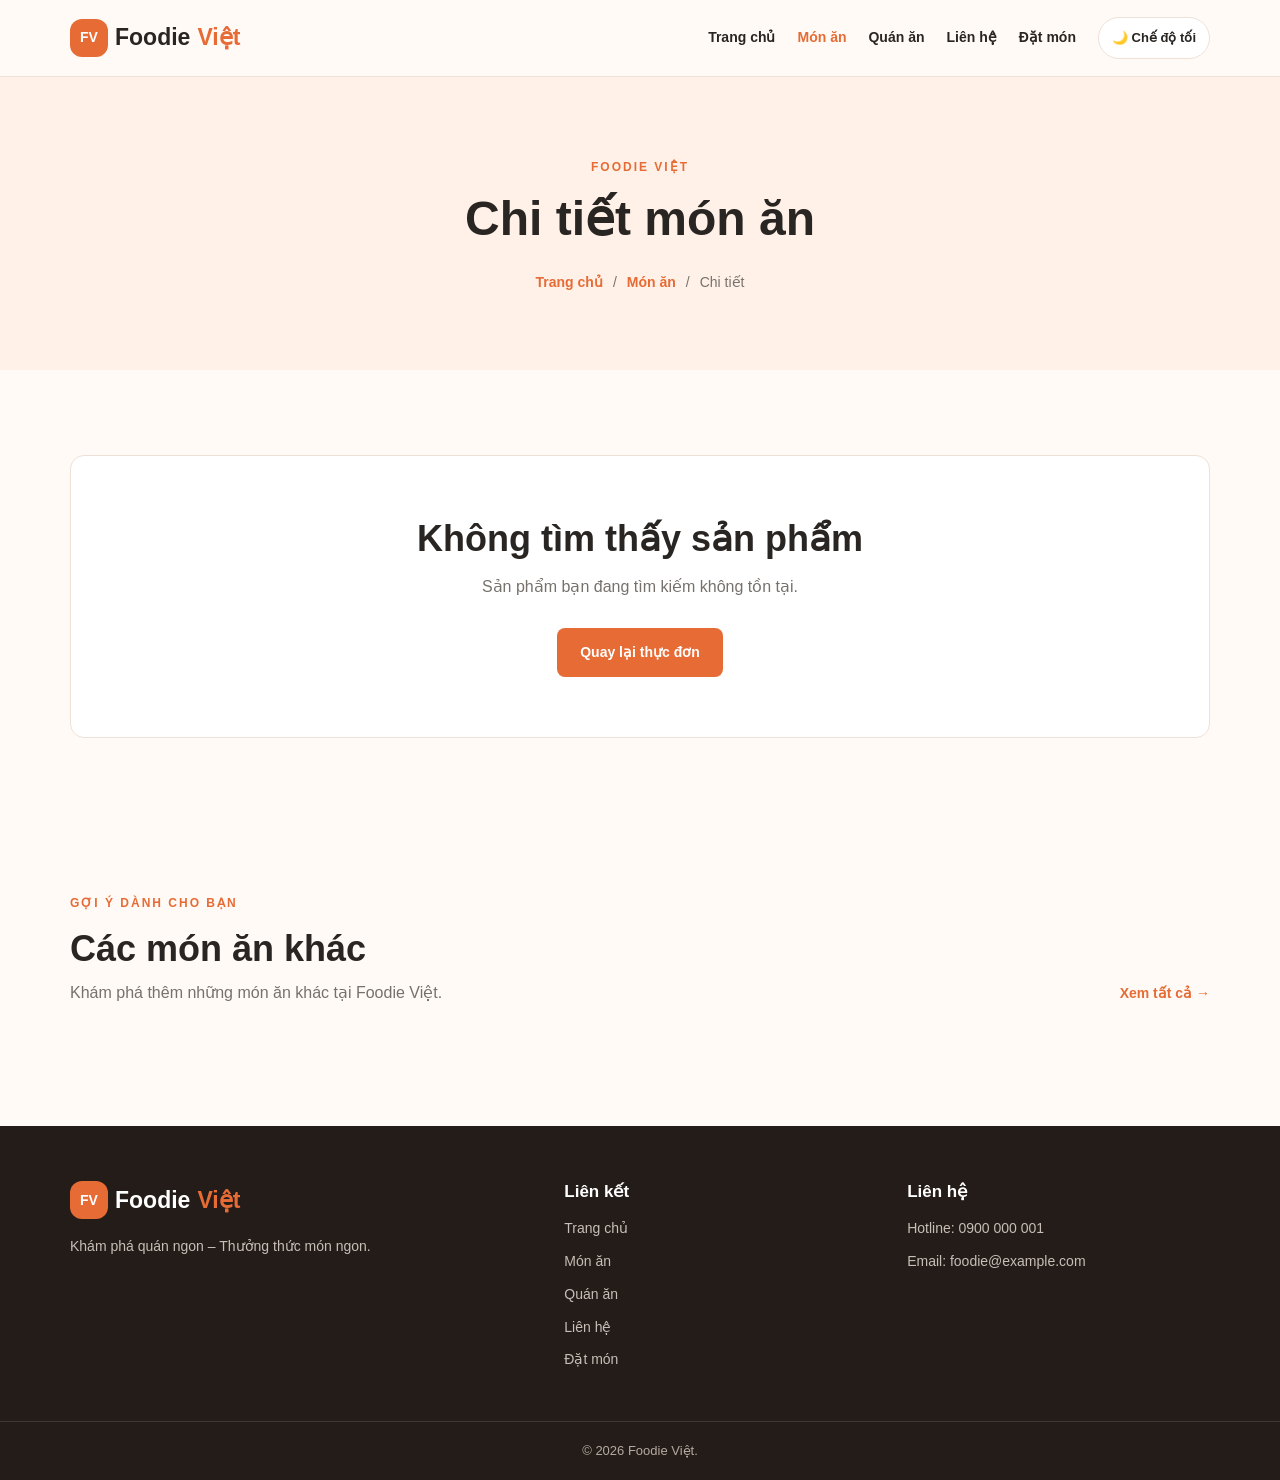
<file: pages/product-detail.html>
<!DOCTYPE html>
<html lang="vi">
<head>
    <meta charset="UTF-8">
    <meta name="viewport" content="width=device-width, initial-scale=1.0">
    <title>Chi tiết món ăn - Foodie Việt</title>
    <link rel="stylesheet" href="../assets/css/styles.css">
    <script src="../assets/js/app.js" defer></script>
    <title>Chi tiết món ăn - Foodie Việt</title>
    <meta name="description" content="Xem thông tin chi tiết, hình ảnh, mô tả và giá bán của các món ăn tại Foodie Việt.">
    <link rel="icon" type="image/svg+xml" href="../assets/img/favicon.svg">
    <meta property="og:type" content="website">
    <meta property="og:title" content="Chi tiết món ăn - Foodie Việt">
    <meta property="og:description" content="Tìm hiểu các món ăn ngon và thực đơn tại Foodie Việt.">
    <meta property="og:image" content="https://YOUR-USERNAME.github.io/RWD_Lab5_MiniSite/assets/img/optimized/1.webp">
    <meta property="og:url" content="https://YOUR-USERNAME.github.io/RWD_Lab5_MiniSite/pages/product-detail.html">
    <meta name="twitter:card" content="summary_large_image">
</head>
<body>

<header class="header">
    <div class="container navbar">
        <a href="../index.html" class="logo">
            <span class="logo-icon">FV</span>
            Foodie <span>Việt</span>
        </a>

        <button class="menu-toggle" id="menuToggle"
                aria-label="Mở menu" aria-expanded="false">☰</button>

        <nav class="nav-links" id="navLinks">
            <a href="../index.html">Trang chủ</a>
            <a href="products.html" class="active">Món ăn</a>
            <a href="about.html">Quán ăn</a>
            <a href="contact.html">Liên hệ</a>
            <a href="order.html">Đặt món</a>
            <button class="theme-toggle" id="themeToggle">🌙 Chế độ tối</button>
        </nav>
    </div>
</header>

<main>

    <section class="page-banner">
        <div class="container">
            <span class="section-label">FOODIE VIỆT</span>
            <h1>Chi tiết món ăn</h1>
            <div class="breadcrumb">
                <a href="../index.html">Trang chủ</a>
                <span>/</span>
                <a href="products.html">Món ăn</a>
                <span>/</span>
                <span>Chi tiết</span>
            </div>
        </div>
    </section>

    <section class="section">
        <div class="container">

            <div id="productDetail" class="detail-container">
                <p>Đang tải thông tin món ăn...</p>
            </div>

        </div>
    </section>

    <section class="section products-section related-section">
        <div class="container">

            <div class="section-heading">
                <div>
                    <span class="section-label">GỢI Ý DÀNH CHO BẠN</span>
                    <h2>Các món ăn khác</h2>
                    <p>Khám phá thêm những món ăn khác tại Foodie Việt.</p>
                </div>

                <a href="products.html" class="text-link">
                    Xem tất cả →
                </a>
            </div>

            <div class="product-grid" id="relatedProducts"></div>

        </div>
    </section>

</main>

<footer class="footer">
    <div class="container footer-content">
        <div>
            <a href="../index.html" class="logo footer-logo">
                <span class="logo-icon">FV</span>
                Foodie <span>Việt</span>
            </a>
            <p>Khám phá quán ngon – Thưởng thức món ngon.</p>
        </div>

        <div>
            <h3>Liên kết</h3>
            <a href="../index.html">Trang chủ</a>
            <a href="products.html">Món ăn</a>
            <a href="about.html">Quán ăn</a>
            <a href="contact.html">Liên hệ</a>
            <a href="order.html">Đặt món</a>
        </div>

        <div>
            <h3>Liên hệ</h3>
            <p>Hotline: 0900 000 001</p>
            <p>Email: foodie@example.com</p>
        </div>
    </div>

    <div class="copyright">
        © <span class="current-year">2026</span> Foodie Việt.
    </div>
</footer>

<button id="backToTop" class="back-to-top"
        aria-label="Quay lại đầu trang" title="Quay lại đầu trang">↑</button>

</body>
</html>
</file>
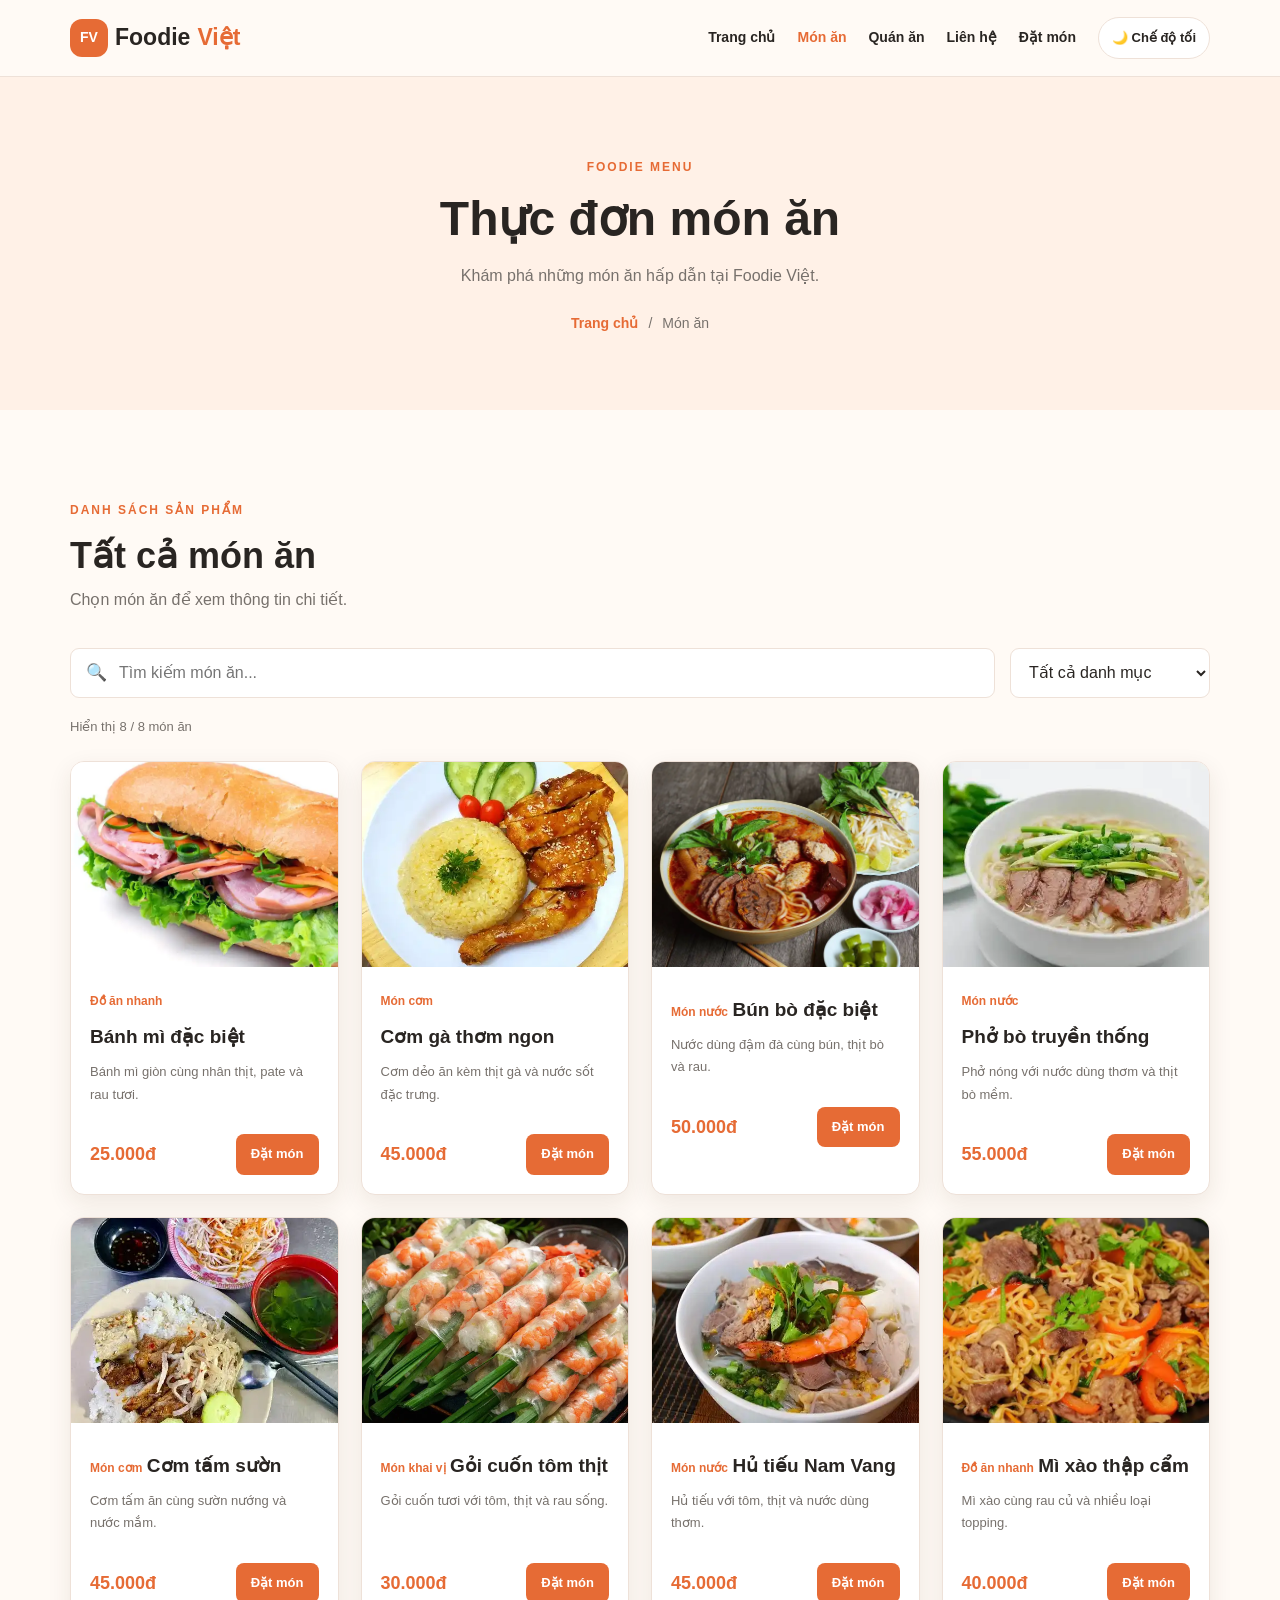
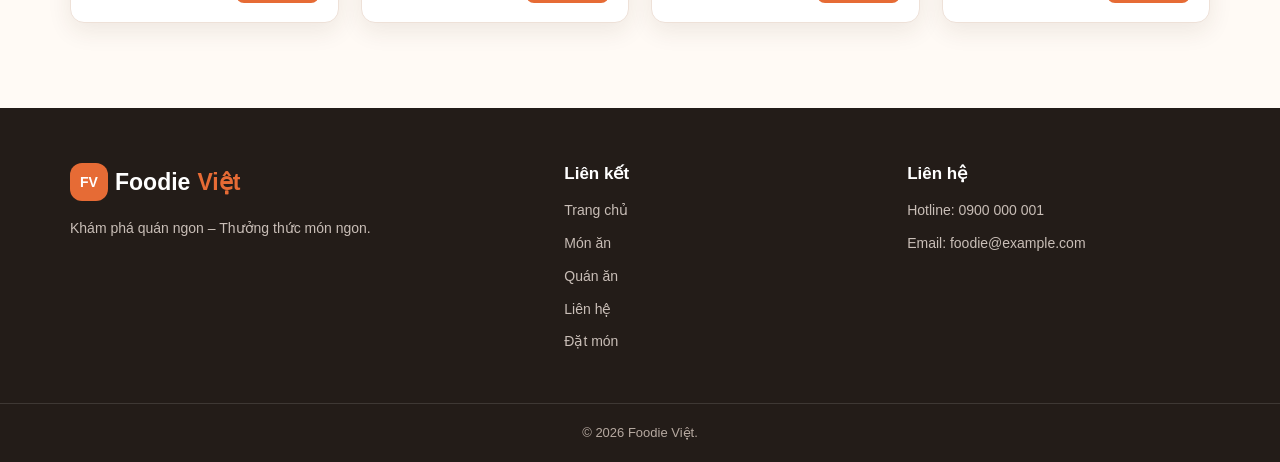
<file: pages/products.html>
<!DOCTYPE html>
<html lang="vi">
<head>
    <meta charset="UTF-8">
    <meta name="viewport" content="width=device-width, initial-scale=1.0">
    <title>Thực đơn - Foodie Việt</title>
    <link rel="stylesheet" href="../assets/css/styles.css">
    <script src="../assets/js/app.js" defer></script>
    <title>Foodie Việt | Thực đơn món ăn</title>
    <meta name="description" content="Khám phá thực đơn Foodie Việt với nhiều món ăn hấp dẫn, giá cả rõ ràng và thông tin chi tiết từng món.">
    <link rel="icon" type="image/svg+xml" href="../assets/img/favicon.svg">
    <meta property="og:type" content="website">
    <meta property="og:title" content="Thực đơn món ăn - Foodie Việt">
    <meta property="og:description" content="Khám phá các món ăn hấp dẫn tại Foodie Việt.">
    <meta property="og:image" content="https://YOUR-USERNAME.github.io/RWD_Lab5_MiniSite/assets/img/optimized/1.webp">
    <meta property="og:url" content="https://YOUR-USERNAME.github.io/RWD_Lab5_MiniSite/pages/products.html">
    <meta name="twitter:card" content="summary_large_image">
</head>
<body>

<header class="header">
    <div class="container navbar">
        <a href="../index.html" class="logo">
            <span class="logo-icon">FV</span>
            Foodie <span>Việt</span>
        </a>

        <button class="menu-toggle" id="menuToggle"
                aria-label="Mở menu" aria-expanded="false">☰</button>

        <nav class="nav-links" id="navLinks">
            <a href="../index.html">Trang chủ</a>
            <a href="products.html" class="active">Món ăn</a>
            <a href="about.html">Quán ăn</a>
            <a href="contact.html">Liên hệ</a>
            <a href="order.html">Đặt món</a>
            <button class="theme-toggle" id="themeToggle">🌙 Chế độ tối</button>
        </nav>
    </div>
</header>

<main>

    <section class="page-banner">
        <div class="container">
            <span class="section-label">FOODIE MENU</span>
            <h1>Thực đơn món ăn</h1>
            <p>Khám phá những món ăn hấp dẫn tại Foodie Việt.</p>

            <div class="breadcrumb">
                <a href="../index.html">Trang chủ</a>
                <span>/</span>
                <span>Món ăn</span>
            </div>
        </div>
    </section>

    <section class="section products-section">
        <div class="container">

            <div class="section-heading">
                <div>
                    <span class="section-label">DANH SÁCH SẢN PHẨM</span>
                    <h2>Tất cả món ăn</h2>
                    <p>Chọn món ăn để xem thông tin chi tiết.</p>
                </div>
            </div>

            <div class="filter-bar">
                <div class="search-box">
                    <span>🔍</span>
                    <input type="search" id="productSearch"
                           placeholder="Tìm kiếm món ăn...">
                </div>

                <select id="categoryFilter" aria-label="Lọc danh mục">
                    <option value="all">Tất cả danh mục</option>
                    <option value="do-an-nhanh">Đồ ăn nhanh</option>
                    <option value="mon-com">Món cơm</option>
                    <option value="mon-nuoc">Món nước</option>
                    <option value="mon-khai-vi">Món khai vị</option>
                </select>
            </div>

            <p class="result-count" id="productCount" aria-live="polite"></p>

            <div class="product-grid" id="productGrid"></div>

        </div>
    </section>

</main>

<footer class="footer">
    <div class="container footer-content">
        <div>
            <a href="../index.html" class="logo footer-logo">
                <span class="logo-icon">FV</span>
                Foodie <span>Việt</span>
            </a>
            <p>Khám phá quán ngon – Thưởng thức món ngon.</p>
        </div>

        <div>
            <h3>Liên kết</h3>
            <a href="../index.html">Trang chủ</a>
            <a href="products.html">Món ăn</a>
            <a href="about.html">Quán ăn</a>
            <a href="contact.html">Liên hệ</a>
            <a href="order.html">Đặt món</a>
        </div>

        <div>
            <h3>Liên hệ</h3>
            <p>Hotline: 0900 000 001</p>
            <p>Email: foodie@example.com</p>
        </div>
    </div>

    <div class="copyright">
        © <span class="current-year">2026</span> Foodie Việt.
    </div>
</footer>

<button id="backToTop" class="back-to-top"
        aria-label="Quay lại đầu trang" title="Quay lại đầu trang">↑</button>

</body>
</html>
</file>
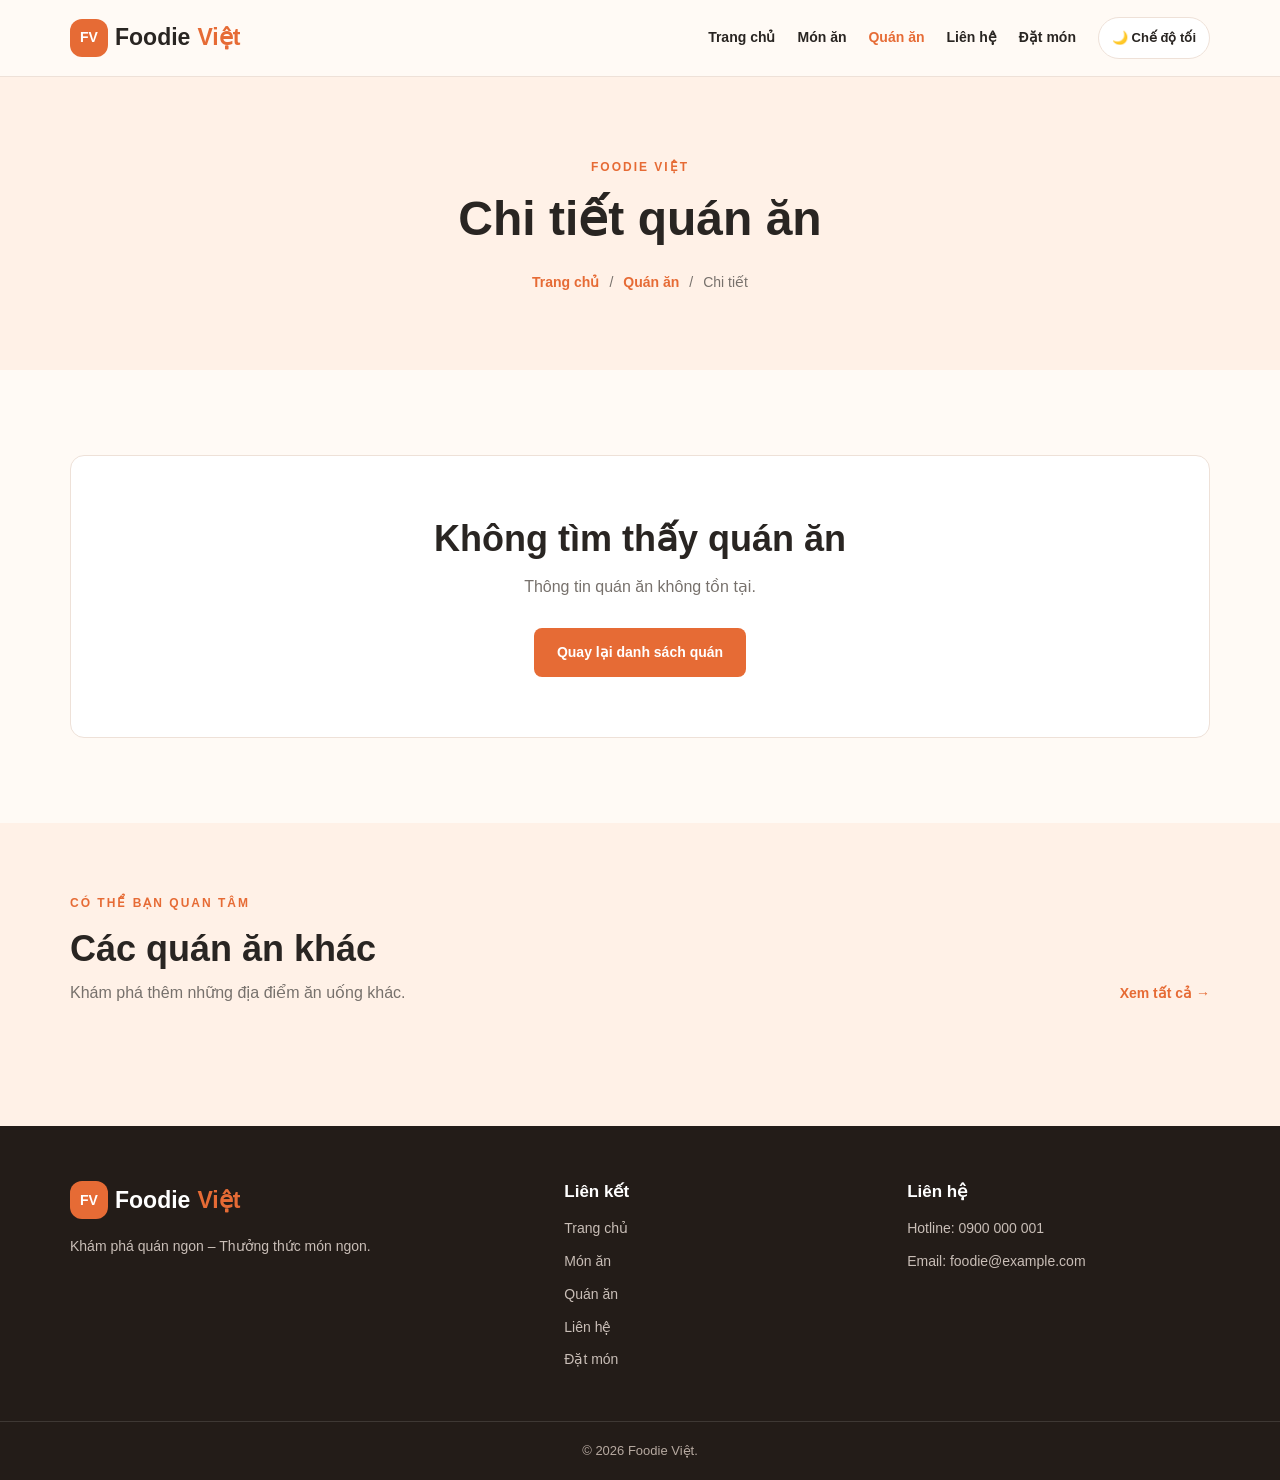
<file: pages/restaurant-detail.html>
<!DOCTYPE html>
<html lang="vi">
<head>
    <meta charset="UTF-8">
    <meta name="viewport" content="width=device-width, initial-scale=1.0">
    <title>Chi tiết quán ăn - Foodie Việt</title>
    <link rel="stylesheet" href="../assets/css/styles.css">
    <script src="../assets/js/app.js" defer></script>
    <title>Chi tiết quán ăn - Foodie Việt</title>
    <meta name="description" content="Xem thông tin chi tiết về các quán ăn, địa chỉ, giờ mở cửa và món đặc trưng tại Foodie Việt.">
    <link rel="icon" type="image/svg+xml" href="../assets/img/favicon.svg">
    <meta property="og:type" content="website">
    <meta property="og:title" content="Chi tiết quán ăn - Foodie Việt">
    <meta property="og:description" content="Khám phá thông tin các địa điểm ăn uống tại Foodie Việt.">
    <meta property="og:image" content="https://YOUR-USERNAME.github.io/RWD_Lab5_MiniSite/assets/img/optimized/1.webp">
    <meta property="og:url" content="https://YOUR-USERNAME.github.io/RWD_Lab5_MiniSite/pages/restaurant-detail.html">
    <meta name="twitter:card" content="summary_large_image">
</head>
<body>

<header class="header">
    <div class="container navbar">
        <a href="../index.html" class="logo">
            <span class="logo-icon">FV</span>
            Foodie <span>Việt</span>
        </a>

        <button class="menu-toggle" id="menuToggle"
                aria-label="Mở menu" aria-expanded="false">☰</button>

        <nav class="nav-links" id="navLinks">
            <a href="../index.html">Trang chủ</a>
            <a href="products.html">Món ăn</a>
            <a href="about.html" class="active">Quán ăn</a>
            <a href="contact.html">Liên hệ</a>
            <a href="order.html">Đặt món</a>
            <button class="theme-toggle" id="themeToggle">🌙 Chế độ tối</button>
        </nav>
    </div>
</header>

<main>

    <section class="page-banner">
        <div class="container">
            <span class="section-label">FOODIE VIỆT</span>
            <h1>Chi tiết quán ăn</h1>

            <div class="breadcrumb">
                <a href="../index.html">Trang chủ</a>
                <span>/</span>
                <a href="about.html">Quán ăn</a>
                <span>/</span>
                <span>Chi tiết</span>
            </div>
        </div>
    </section>

    <section class="section">
        <div class="container">
            <div id="restaurantDetail" class="detail-container">
                <p>Đang tải thông tin quán ăn...</p>
            </div>
        </div>
    </section>

    <section class="section restaurants-section related-section">
        <div class="container">

            <div class="section-heading">
                <div>
                    <span class="section-label">CÓ THỂ BẠN QUAN TÂM</span>
                    <h2>Các quán ăn khác</h2>
                    <p>Khám phá thêm những địa điểm ăn uống khác.</p>
                </div>

                <a href="about.html" class="text-link">Xem tất cả →</a>
            </div>

            <div class="restaurant-grid" id="relatedRestaurants"></div>

        </div>
    </section>

</main>

<footer class="footer">
    <div class="container footer-content">
        <div>
            <a href="../index.html" class="logo footer-logo">
                <span class="logo-icon">FV</span>
                Foodie <span>Việt</span>
            </a>
            <p>Khám phá quán ngon – Thưởng thức món ngon.</p>
        </div>

        <div>
            <h3>Liên kết</h3>
            <a href="../index.html">Trang chủ</a>
            <a href="products.html">Món ăn</a>
            <a href="about.html">Quán ăn</a>
            <a href="contact.html">Liên hệ</a>
            <a href="order.html">Đặt món</a>
        </div>

        <div>
            <h3>Liên hệ</h3>
            <p>Hotline: 0900 000 001</p>
            <p>Email: foodie@example.com</p>
        </div>
    </div>

    <div class="copyright">
        © <span class="current-year">2026</span> Foodie Việt.
    </div>
</footer>

<button id="backToTop" class="back-to-top"
        aria-label="Quay lại đầu trang" title="Quay lại đầu trang">↑</button>

</body>
</html>
</file>
<file: assets/css/styles.css>
/* =====================================
   1. VARIABLES - RESET
===================================== */

:root {
    --primary: #e66b35;
    --primary-dark: #c95122;
    --secondary: #f7b84b;

    --bg: #fffaf5;
    --surface: #ffffff;
    --surface-soft: #fff1e7;

    --text: #292522;
    --muted: #77716c;
    --border: #eee1d8;

    --header-bg: rgba(255, 250, 245, 0.96);
    --shadow: 0 8px 25px rgba(65, 40, 20, 0.09);
}

* {
    margin: 0;
    padding: 0;
    box-sizing: border-box;
}

html {
    scroll-behavior: smooth;
    scroll-padding-top: 90px;
}

body {
    font-family: Arial, Helvetica, sans-serif;
    font-size: 16px;
    line-height: 1.7;
    background: var(--bg);
    color: var(--text);
    transition: background 0.3s, color 0.3s;
}

body.dark {
    --bg: #171717;
    --surface: #242424;
    --surface-soft: #30251f;
    --text: #f5f1ed;
    --muted: #b9b0a9;
    --border: #3a3633;
    --header-bg: rgba(30, 30, 30, 0.97);
    --shadow: 0 8px 25px rgba(0, 0, 0, 0.25);
}

a {
    text-decoration: none;
    color: inherit;
}

button,
input,
select,
textarea {
    font: inherit;
}

button {
    cursor: pointer;
}

img {
    display: block;
    max-width: 100%;
}

.container {
    width: min(1140px, 90%);
    margin: 0 auto;
}

.section {
    padding: 85px 0;
}

h1, h2, h3 {
    line-height: 1.25;
}

h2 {
    font-size: clamp(26px, 3vw, 36px);
    margin-bottom: 15px;
}

p {
    color: var(--muted);
}

.section-label {
    display: inline-block;
    color: var(--primary);
    font-size: 12px;
    font-weight: 800;
    letter-spacing: 2px;
    margin-bottom: 12px;
}

/* =====================================
   2. HEADER - NAVBAR
===================================== */

.header {
    position: sticky;
    top: 0;
    z-index: 1000;
    background: var(--header-bg);
    border-bottom: 1px solid var(--border);
    backdrop-filter: blur(12px);
}

.navbar {
    min-height: 76px;
    display: flex;
    justify-content: space-between;
    align-items: center;
    gap: 25px;
}

.logo {
    display: inline-flex;
    align-items: center;
    gap: 7px;
    font-size: 23px;
    font-weight: 800;
    color: var(--text);
    white-space: nowrap;
}

.logo > span:last-child {
    color: var(--primary);
}

.logo-icon {
    display: inline-flex;
    width: 38px;
    height: 38px;
    align-items: center;
    justify-content: center;
    border-radius: 12px;
    color: #ffffff;
    background: var(--primary);
    font-size: 14px;
    font-weight: 900;
}

.nav-links {
    display: flex;
    align-items: center;
    gap: 22px;
}

.nav-links > a {
    color: var(--text);
    font-size: 14px;
    font-weight: 700;
    transition: color 0.25s;
}

.nav-links > a:hover,
.nav-links > a.active {
    color: var(--primary);
}

.theme-toggle {
    border: 1px solid var(--border);
    background: var(--surface);
    color: var(--text);
    padding: 9px 13px;
    border-radius: 30px;
    font-size: 13px;
    font-weight: 700;
    white-space: nowrap;
    transition: 0.25s;
}

.theme-toggle:hover {
    border-color: var(--primary);
    color: var(--primary);
}

.menu-toggle {
    display: none;
    background: transparent;
    border: none;
    color: var(--text);
    font-size: 27px;
}

/* =====================================
   3. BUTTON
===================================== */

.btn {
    display: inline-flex;
    justify-content: center;
    align-items: center;
    border: none;
    border-radius: 8px;
    padding: 13px 23px;
    font-size: 14px;
    font-weight: 700;
    transition: transform 0.25s, background 0.25s,
                color 0.25s, box-shadow 0.25s;
}

.btn:hover {
    transform: translateY(-3px);
}

.btn-primary {
    background: var(--primary);
    color: #ffffff;
}

.btn-primary:hover {
    background: var(--primary-dark);
    box-shadow: 0 7px 18px rgba(230, 107, 53, 0.25);
}

.btn-outline {
    color: #ffffff;
    border: 1px solid rgba(255, 255, 255, 0.8);
    background: transparent;
}

.btn-outline:hover {
    color: #28201a;
    background: #ffffff;
}

.btn-light {
    color: var(--primary-dark);
    background: #ffffff;
}

.btn-light:hover {
    background: #fff0e5;
}

.btn-small {
    background: var(--primary);
    color: #ffffff;
    padding: 9px 15px;
    font-size: 13px;
}

.btn-small:hover {
    background: var(--primary-dark);
}

/* =====================================
   4. HERO
===================================== */

.hero {
    position: relative;
    min-height: 570px;
    display: flex;
    align-items: center;
    overflow: hidden;
    background: #3c2a20;
}

.hero-picture {
    position: absolute;
    inset: 0;
}

.hero-image {
    width: 100%;
    height: 100%;
    object-fit: cover;
}

.hero-overlay {
    position: absolute;
    inset: 0;
    background: linear-gradient(
        90deg,
        rgba(30, 21, 16, 0.86) 0%,
        rgba(30, 21, 16, 0.62) 48%,
        rgba(30, 21, 16, 0.12) 100%
    );
}

.hero-content {
    position: relative;
    z-index: 1;
    padding: 60px 0;
    color: #ffffff;
    animation: heroAppear 0.9s ease both;
}

.hero-content .hero-label {
    display: inline-block;
    color: #ffd2a7;
    font-size: 13px;
    font-weight: 800;
    letter-spacing: 2px;
    margin-bottom: 18px;
}

.hero-content h1 {
    max-width: 700px;
    font-size: clamp(36px, 5vw, 62px);
    font-weight: 900;
    margin-bottom: 20px;
}

.hero-content p {
    max-width: 540px;
    color: #f2e7de;
    font-size: 17px;
    margin-bottom: 30px;
}

.hero-buttons {
    display: flex;
    flex-wrap: wrap;
    gap: 12px;
}

/* =====================================
   5. INTRO
===================================== */

.intro {
    text-align: center;
    background: var(--surface);
}

.intro-content {
    max-width: 780px;
}

.intro-content p {
    max-width: 700px;
    margin: 0 auto;
}

/* =====================================
   6. SECTION HEADING
===================================== */

.section-heading {
    display: flex;
    align-items: flex-end;
    justify-content: space-between;
    gap: 25px;
    margin-bottom: 35px;
}

.section-heading h2 {
    margin-bottom: 8px;
}

.text-link {
    color: var(--primary);
    font-size: 14px;
    font-weight: 800;
    white-space: nowrap;
}

.text-link:hover {
    color: var(--primary-dark);
}

/* =====================================
   7. SEARCH - FILTER
===================================== */

.filter-bar {
    display: flex;
    gap: 15px;
    margin-bottom: 18px;
}

.search-box {
    flex: 1;
    min-width: 0;
    display: flex;
    align-items: center;
    gap: 12px;
    padding: 0 15px;
    border: 1px solid var(--border);
    border-radius: 9px;
    background: var(--surface);
}

.search-box span {
    font-size: 17px;
}

.search-box input {
    width: 100%;
    min-width: 0;
    height: 48px;
    border: none;
    outline: none;
    background: transparent;
    color: var(--text);
}

.filter-bar select {
    min-width: 200px;
    padding: 0 14px;
    border: 1px solid var(--border);
    border-radius: 9px;
    outline: none;
    background: var(--surface);
    color: var(--text);
}

.search-box:focus-within,
.filter-bar select:focus {
    border-color: var(--primary);
    box-shadow: 0 0 0 3px rgba(230, 107, 53, 0.1);
}

.result-count {
    min-height: 25px;
    margin: 8px 0 20px;
    font-size: 13px;
}

.empty-result {
    grid-column: 1 / -1;
    padding: 45px 20px;
    text-align: center;
    border: 1px dashed var(--border);
    border-radius: 12px;
    background: var(--surface);
}

.empty-result h3 {
    margin-bottom: 8px;
}

.empty-result p {
    font-size: 14px;
}

/* =====================================
   8. PRODUCT GRID
===================================== */

.products-section {
    background: var(--bg);
}

.product-grid {
    display: grid;
    grid-template-columns: repeat(4, minmax(0, 1fr));
    gap: 22px;
}

.product-card {
    min-width: 0;
    overflow: hidden;
    border-radius: 14px;
    background: var(--surface);
    border: 1px solid var(--border);
    box-shadow: var(--shadow);
    transition: transform 0.3s, box-shadow 0.3s;
}

.product-card:hover {
    transform: translateY(-7px);
    box-shadow: 0 14px 30px rgba(65, 40, 20, 0.15);
}

.product-image-link {
    display: block;
    height: 205px;
    overflow: hidden;
    background: var(--surface-soft);
}

.product-image-link img {
    width: 100%;
    height: 100%;
    object-fit: cover;
    transition: transform 0.4s;
}

.product-card:hover .product-image-link img {
    transform: scale(1.07);
}

.product-info {
    padding: 19px;
}

.product-category,
.restaurant-type {
    display: inline-block;
    color: var(--primary);
    font-size: 12px;
    font-weight: 800;
}

.product-title {
    display: inline-block;
    margin: 8px 0;
    font-size: 19px;
    font-weight: 800;
    color: var(--text);
    transition: color 0.2s;
}

.product-title:hover {
    color: var(--primary);
}

.product-info p {
    min-height: 55px;
    font-size: 13px;
}

.product-bottom {
    display: flex;
    justify-content: space-between;
    align-items: center;
    gap: 10px;
    margin-top: 18px;
}

.product-bottom strong {
    color: var(--primary);
    font-size: 18px;
    white-space: nowrap;
}

.view-all {
    display: flex;
    justify-content: center;
    margin-top: 35px;
}

/* =====================================
   9. RESTAURANT GRID
===================================== */

.restaurants-section {
    background: var(--surface-soft);
}

.restaurant-grid {
    display: grid;
    grid-template-columns: repeat(3, minmax(0, 1fr));
    gap: 24px;
}

.restaurant-card {
    overflow: hidden;
    border-radius: 14px;
    background: var(--surface);
    border: 1px solid var(--border);
    box-shadow: var(--shadow);
    transition: transform 0.3s;
}

.restaurant-card:hover {
    transform: translateY(-6px);
}

.restaurant-image-link {
    display: block;
    height: 230px;
    overflow: hidden;
    background: var(--surface-soft);
}

.restaurant-image-link img {
    width: 100%;
    height: 100%;
    object-fit: cover;
    transition: transform 0.4s;
}

.restaurant-card:hover .restaurant-image-link img {
    transform: scale(1.06);
}

.restaurant-info {
    padding: 22px;
}

.restaurant-title {
    display: inline-block;
    margin: 8px 0;
    font-size: 21px;
    font-weight: 800;
    color: var(--text);
}

.restaurant-title:hover {
    color: var(--primary);
}

.restaurant-info > p {
    font-size: 14px;
}

.restaurant-info .restaurant-address {
    margin-top: 13px;
    color: var(--primary);
    font-size: 13px;
    font-weight: 700;
}

.restaurant-link {
    display: inline-block;
    margin-top: 13px;
    color: var(--primary);
    font-size: 13px;
    font-weight: 800;
}

.restaurant-link:hover {
    color: var(--primary-dark);
}

/* =====================================
   10. DETAIL PAGE
===================================== */

.detail-container {
    min-height: 250px;
}

.detail-layout {
    display: grid;
    grid-template-columns: 1fr 1fr;
    gap: 45px;
    align-items: center;
}

.detail-image {
    width: 100%;
    height: 420px;
    overflow: hidden;
    border-radius: 16px;
    background: var(--surface-soft);
    box-shadow: var(--shadow);
}

.detail-image img {
    width: 100%;
    height: 100%;
    object-fit: cover;
}

.detail-info h2 {
    font-size: clamp(28px, 4vw, 38px);
    margin: 10px 0 15px;
}

.detail-description {
    margin-bottom: 18px;
}

.detail-price {
    display: block;
    margin: 20px 0;
    color: var(--primary);
    font-size: 25px;
    font-weight: 900;
}

.detail-meta {
    list-style: none;
    margin: 20px 0;
}

.detail-meta li {
    padding: 10px 0;
    border-bottom: 1px solid var(--border);
    color: var(--muted);
    font-size: 14px;
}

.detail-buttons {
    display: flex;
    flex-wrap: wrap;
    gap: 12px;
    margin-top: 25px;
}

.detail-container .not-found {
    text-align: center;
    padding: 60px 20px;
    background: var(--surface);
    border: 1px solid var(--border);
    border-radius: 14px;
}

.not-found h2 {
    margin-bottom: 12px;
}

/* =====================================
   11. RESTAURANT DETAIL
===================================== */

.restaurant-specialties {
    display: flex;
    flex-wrap: wrap;
    gap: 9px;
    margin: 20px 0;
}

.specialty-tag {
    padding: 7px 12px;
    border-radius: 20px;
    background: var(--surface-soft);
    color: var(--primary);
    font-size: 12px;
    font-weight: 700;
}

.related-section {
    padding-top: 65px;
}

/* =====================================
   12. PAGE BANNER
===================================== */

.page-banner {
    padding: 75px 0;
    text-align: center;
    background: var(--surface-soft);
}

.page-banner h1 {
    font-size: clamp(32px, 5vw, 48px);
    margin-bottom: 13px;
}

.breadcrumb {
    display: flex;
    justify-content: center;
    gap: 10px;
    margin-top: 22px;
    color: var(--muted);
    font-size: 14px;
}

.breadcrumb a {
    color: var(--primary);
    font-weight: 700;
}

/* =====================================
   13. ABOUT PAGE
===================================== */

.about-layout {
    display: grid;
    grid-template-columns: 1fr 1fr;
    align-items: center;
    gap: 55px;
}

.about-image {
    height: 400px;
    overflow: hidden;
    border-radius: 15px;
    background: var(--surface-soft);
    box-shadow: var(--shadow);
}

.about-image img {
    width: 100%;
    height: 100%;
    object-fit: cover;
}

.about-text p {
    margin-bottom: 16px;
}

.about-text .btn {
    margin-top: 8px;
}

.demo-note {
    margin-top: 28px;
    padding: 15px 18px;
    border-left: 4px solid var(--secondary);
    border-radius: 5px;
    background: var(--surface);
    font-size: 13px;
}

/* =====================================
   14. CONTACT - ORDER
===================================== */

.contact-layout {
    display: grid;
    grid-template-columns: 0.85fr 1.15fr;
    gap: 45px;
    align-items: start;
}

.contact-information h2 {
    margin-bottom: 14px;
}

.contact-information > p {
    margin-bottom: 28px;
}

.contact-item {
    display: flex;
    align-items: center;
    gap: 15px;
    margin-top: 22px;
}

.contact-icon {
    display: flex;
    flex-shrink: 0;
    align-items: center;
    justify-content: center;
    width: 48px;
    height: 48px;
    border-radius: 12px;
    background: var(--surface-soft);
    color: var(--primary);
    font-size: 21px;
}

.contact-item h3 {
    font-size: 16px;
    margin-bottom: 3px;
}

.contact-item p {
    font-size: 14px;
}

.contact-form-wrapper {
    padding: 30px;
    border: 1px solid var(--border);
    border-radius: 15px;
    background: var(--surface);
    box-shadow: var(--shadow);
}

.contact-form-wrapper h2 {
    font-size: 25px;
    margin-bottom: 7px;
}

.form-description {
    margin-bottom: 25px;
}

.form-group {
    margin-bottom: 18px;
}

.form-group label {
    display: block;
    margin-bottom: 7px;
    color: var(--text);
    font-size: 14px;
    font-weight: 700;
}

.form-group input,
.form-group select,
.form-group textarea {
    width: 100%;
    padding: 12px 14px;
    border: 1px solid var(--border);
    border-radius: 8px;
    outline: none;
    background: var(--bg);
    color: var(--text);
    transition: border-color 0.2s, box-shadow 0.2s;
}

.form-group input:focus,
.form-group select:focus,
.form-group textarea:focus {
    border-color: var(--primary);
    box-shadow: 0 0 0 3px rgba(230, 107, 53, 0.12);
}

.form-group textarea {
    resize: vertical;
    min-height: 100px;
}

.form-submit {
    width: 100%;
}

.form-demo-note {
    margin-top: 15px;
    font-size: 12px;
    text-align: center;
}

/* =====================================
   15. CTA
===================================== */

.cta-section {
    padding: 55px 0;
    background: linear-gradient(120deg, #e66b35, #bd4820);
}

.cta-content {
    display: flex;
    justify-content: space-between;
    align-items: center;
    gap: 30px;
}

.cta-content .section-label {
    color: #ffe0c5;
}

.cta-content h2 {
    color: #ffffff;
    margin-bottom: 9px;
}

.cta-content p {
    color: #ffe9dc;
}

/* =====================================
   16. FOOTER
===================================== */

.footer {
    padding-top: 55px;
    background: #231c18;
    color: #ffffff;
}

.footer-content {
    display: grid;
    grid-template-columns: 1.5fr 1fr 1fr;
    gap: 40px;
    padding-bottom: 40px;
}

.footer-logo {
    color: #ffffff;
    margin-bottom: 15px;
}

.footer-content h3 {
    font-size: 17px;
    margin-bottom: 15px;
}

.footer-content p,
.footer-content a:not(.logo) {
    display: block;
    color: #c9beb7;
    font-size: 14px;
    margin-bottom: 9px;
}

.footer-content a:not(.logo):hover {
    color: #ffad7c;
}

.copyright {
    padding: 18px 5%;
    text-align: center;
    color: #b6a9a0;
    border-top: 1px solid rgba(255, 255, 255, 0.12);
    font-size: 13px;
}

/* =====================================
   17. BACK TO TOP
===================================== */

.back-to-top {
    position: fixed;
    right: 25px;
    bottom: 25px;
    z-index: 999;
    width: 48px;
    height: 48px;
    display: flex;
    align-items: center;
    justify-content: center;
    border: none;
    border-radius: 50%;
    background: var(--primary);
    color: #ffffff;
    font-size: 27px;
    font-weight: bold;
    cursor: pointer;
    opacity: 0;
    visibility: hidden;
    pointer-events: none;
    transform: translateY(15px);
    box-shadow: 0 5px 18px rgba(0, 0, 0, 0.2);
    transition: all 0.3s ease;
}

.back-to-top.show {
    opacity: 1;
    visibility: visible;
    pointer-events: auto;
    transform: translateY(0);
}

.back-to-top:hover {
    background: var(--primary-dark);
    transform: translateY(-5px);
}

/* =====================================
   18. ANIMATION
===================================== */

@keyframes heroAppear {
    from {
        opacity: 0;
        transform: translateY(25px);
    }

    to {
        opacity: 1;
        transform: translateY(0);
    }
}

/* =====================================
   19. TABLET
===================================== */

@media (max-width: 1024px) {
    .nav-links {
        gap: 12px;
    }

    .nav-links > a {
        font-size: 13px;
    }

    .theme-toggle {
        font-size: 12px;
        padding: 8px 10px;
    }

    .product-grid {
        grid-template-columns: repeat(2, minmax(0, 1fr));
    }

    .detail-layout {
        gap: 28px;
    }
}

/* =====================================
   20. MOBILE
===================================== */

@media (max-width: 767px) {

    .container {
        width: 92%;
    }

    .section {
        padding: 60px 0;
    }

    .navbar {
        min-height: 68px;
    }

    .logo {
        font-size: 20px;
    }

    .menu-toggle {
        display: block;
    }

    .nav-links {
        display: none;
        position: absolute;
        top: 100%;
        left: 0;
        right: 0;
        padding: 16px 5%;
        flex-direction: column;
        align-items: stretch;
        gap: 0;
        background: var(--surface);
        border-bottom: 1px solid var(--border);
        box-shadow: var(--shadow);
    }

    .nav-links.is-open {
        display: flex;
        animation: heroAppear 0.2s ease both;
    }

    .nav-links > a {
        padding: 12px 0;
        border-bottom: 1px solid var(--border);
        font-size: 15px;
    }

    .theme-toggle {
        margin-top: 13px;
        align-self: flex-start;
    }

    .hero {
        min-height: 520px;
    }

    .hero-overlay {
        background: rgba(30, 21, 16, 0.68);
    }

    .hero-content h1 {
        font-size: 38px;
    }

    .hero-content p {
        font-size: 15px;
    }

    .section-heading {
        align-items: flex-start;
        flex-direction: column;
        gap: 12px;
    }

    .filter-bar {
        flex-direction: column;
    }

    .filter-bar select {
        width: 100%;
        min-height: 48px;
    }

    .product-grid,
    .restaurant-grid {
        grid-template-columns: 1fr;
    }

    .product-image-link {
        height: 240px;
    }

    .restaurant-image-link {
        height: 240px;
    }

    .product-info p {
        min-height: auto;
    }

    .cta-content {
        flex-direction: column;
        align-items: flex-start;
    }

    .footer-content {
        grid-template-columns: 1fr;
        gap: 25px;
    }

    .about-layout,
    .contact-layout,
    .detail-layout {
        grid-template-columns: 1fr;
        gap: 30px;
    }

    .about-image {
        height: 280px;
    }

    .detail-image {
        height: 290px;
    }

    .page-banner {
        padding: 55px 0;
    }

    .contact-form-wrapper {
        padding: 22px;
    }

    .back-to-top {
        width: 43px;
        height: 43px;
        right: 16px;
        bottom: 18px;
        font-size: 24px;
    }
}

/* =====================================
   21. MOBILE NHỎ
===================================== */

@media (max-width: 400px) {

    .hero-content h1 {
        font-size: 32px;
    }

    .hero-buttons {
        flex-direction: column;
        align-items: stretch;
    }

    .product-grid {
        grid-template-columns: 1fr;
    }

    .product-bottom strong {
        font-size: 16px;
    }

    .detail-buttons {
        flex-direction: column;
    }

    .detail-buttons .btn {
        width: 100%;
    }
}
.btn-outline-dark {
    color: var(--text);
    background: transparent;
    border: 1px solid var(--border);
}

.btn-outline-dark:hover {
    color: var(--primary);
    border-color: var(--primary);
    background: var(--surface-soft);
}
.contact-page-banner picture {
    display: block;
    max-width: 800px;
    margin: 25px auto 0;
}

.contact-page-banner picture img {
    width: 100%;
    height: 270px;
    object-fit: cover;
    border-radius: 15px;
    box-shadow: var(--shadow);
}

/* =====================================
   BÀI 4 - CONTACT BACKGROUND
===================================== */

.contact-page-banner {
    position: relative;
    width: 100%;
    min-height: 430px;

    display: flex;
    align-items: center;
    justify-content: center;

    overflow: hidden;
    text-align: center;

    background: #3c2a20;
}

/* ẢNH NỀN PHỦ TOÀN BỘ BANNER */

.contact-page-banner .contact-banner-picture {
    position: absolute;
    inset: 0;

    display: block;

    width: 100%;
    max-width: none;
    height: 100%;

    margin: 0;
    z-index: 0;
}

.contact-page-banner .contact-banner-picture img {
    display: block;

    width: 100%;
    height: 100%;

    max-width: none;
    object-fit: cover;
    object-position: center;
}

/* LỚP PHỦ TỐI */

.contact-page-banner .contact-banner-overlay {
    position: absolute;
    inset: 0;

    z-index: 1;

    background: linear-gradient(
        90deg,
        rgba(30, 21, 16, 0.82),
        rgba(30, 21, 16, 0.48),
        rgba(30, 21, 16, 0.72)
    );
}

/* CHỮ NẰM TRÊN ẢNH */

.contact-page-banner-content {
    position: relative;
    z-index: 2;

    padding-top: 100px;
    padding-bottom: 100px;
}

.contact-page-banner-content .section-label {
    color: #ffd2a7;
}

.contact-page-banner-content h1 {
    color: #ffffff;

    font-size: clamp(34px, 5vw, 52px);

    margin-bottom: 15px;
}

.contact-page-banner-content p {
    color: #f5e9df;
    font-size: 16px;
}


/* =====================================
   BÀI 4 - FORM VALIDATION
===================================== */

.form-hint {
    display: block;
    margin-top: 7px;

    color: var(--muted);
    font-size: 12px;
}

/* THÔNG BÁO GỬI THÀNH CÔNG */

.form-status {
    display: none;

    margin-top: 18px;
    padding: 13px 15px;

    border-radius: 8px;

    font-size: 14px;
    font-weight: 700;
    line-height: 1.6;
}

.form-status.success {
    display: block;

    color: #15803d;
    background: #dcfce7;
    border: 1px solid #86efac;
}

.form-status.error {
    display: block;

    color: #b91c1c;
    background: #fee2e2;
    border: 1px solid #fca5a5;
}

/* DARK MODE */

body.dark .form-status.success {
    color: #86efac;
    background: #163622;
    border-color: #28643d;
}

body.dark .form-status.error {
    color: #fca5a5;
    background: #421d1d;
    border-color: #783333;
}


/* =====================================
   MOBILE
===================================== */

@media (max-width: 767px) {

    .contact-page-banner {
        min-height: 340px;
    }

    .contact-page-banner-content {
        padding-top: 75px;
        padding-bottom: 75px;
    }

    .contact-page-banner-content h1 {
        font-size: 34px;
    }

    .contact-page-banner-content p {
        font-size: 14px;
    }

}
</file>
